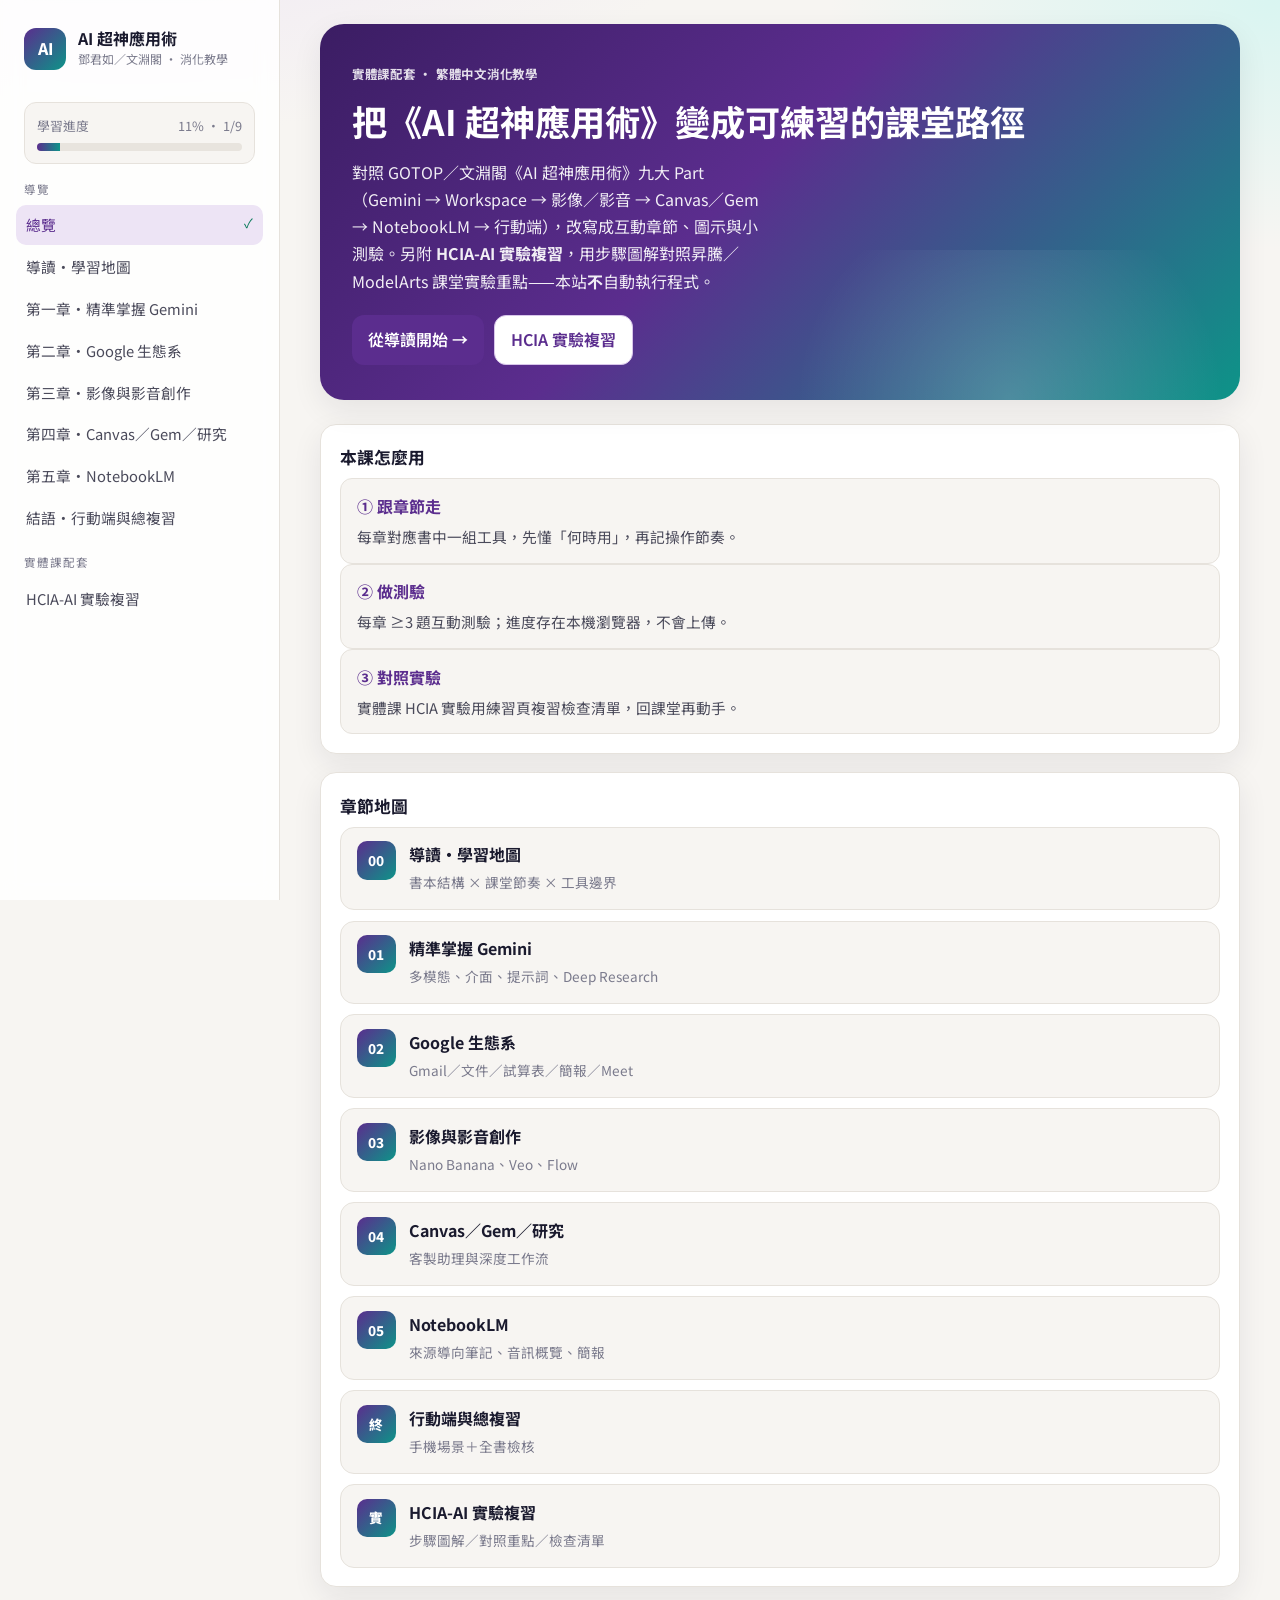
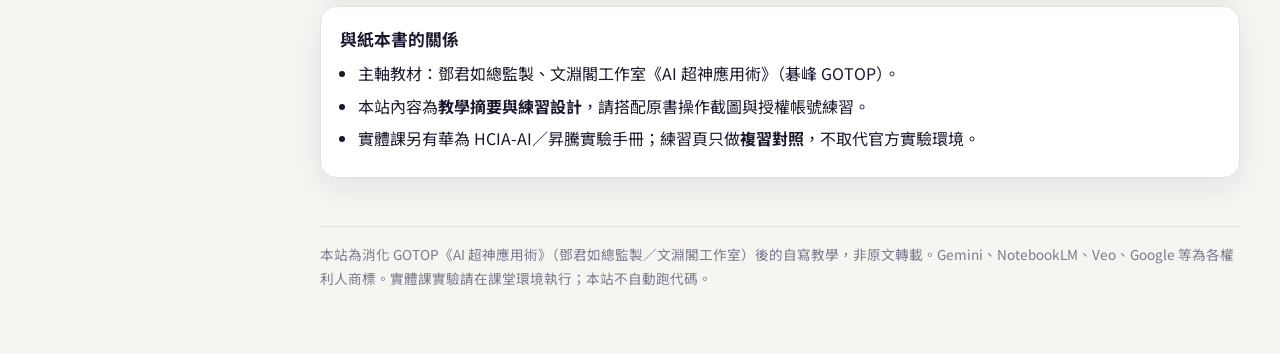
<file: index.html>
<!DOCTYPE html>
<html lang="zh-Hant-MO">
<head>
<meta charset="utf-8"/>
<meta name="viewport" content="width=device-width, initial-scale=1"/>
<title>AI 超神應用術 · 互動教學</title>
<link rel="preconnect" href="https://fonts.googleapis.com"/>
<link rel="stylesheet" href="https://fonts.googleapis.com/css2?family=Noto+Sans+TC:wght@400;500;700;900&family=JetBrains+Mono:wght@400;600&display=swap"/>
<link rel="stylesheet" href="css/styles.css"/>
</head>
<body data-page="index">
<div class="overlay"></div>
<div class="topbar">
  <button class="menu-btn" data-menu type="button">☰ 目錄</button>
  <strong>AI 超神應用術 · 互動教學</strong>
</div>
<div class="layout">
<aside class="sidebar">
  <div class="brand">
    <div class="brand-mark">AI</div>
    <div>
      <h1>AI 超神應用術</h1>
      <p>鄧君如／文淵閣 · 消化教學</p>
    </div>
  </div>
  <div class="progress-wrap">
    <div class="progress-label"><span>學習進度</span><span data-progress-text>0%</span></div>
    <div class="progress-bar"><span data-progress-fill></span></div>
  </div>
  <nav class="nav">
<div class="nav-section">導覽</div>
<a href="index.html" data-page="index">總覽</a>
<a href="chapters/preface.html" data-page="preface">導讀・學習地圖</a>
<a href="chapters/ch01.html" data-page="ch01">第一章・精準掌握 Gemini</a>
<a href="chapters/ch02.html" data-page="ch02">第二章・Google 生態系</a>
<a href="chapters/ch03.html" data-page="ch03">第三章・影像與影音創作</a>
<a href="chapters/ch04.html" data-page="ch04">第四章・Canvas／Gem／研究</a>
<a href="chapters/ch05.html" data-page="ch05">第五章・NotebookLM</a>
<a href="chapters/epilogue.html" data-page="epilogue">結語・行動端與總複習</a>
<div class="nav-section">實體課配套</div>
<a href="practice/index.html" data-page="practice">HCIA-AI 實驗複習</a>
  </nav>
</aside>
<main class="main">
<div class="container">

<header class="hero">
  <div class="eyebrow">實體課配套 · 繁體中文消化教學</div>
  <h2>把《AI 超神應用術》變成可練習的課堂路徑</h2>
  <p>對照 GOTOP／文淵閣《AI 超神應用術》九大 Part（Gemini → Workspace → 影像／影音 → Canvas／Gem → NotebookLM → 行動端），改寫成互動章節、圖示與小測驗。另附 <strong>HCIA-AI 實驗複習</strong>，用步驟圖解對照昇騰／ModelArts 課堂實驗重點——本站<strong>不</strong>自動執行程式。</p>
  <div class="hero-actions">
    <a class="btn" href="chapters/preface.html">從導讀開始 →</a>
    <a class="btn secondary" href="practice/index.html">HCIA 實驗複習</a>
  </div>
</header>

<section class="card">
  <h3>本課怎麼用</h3>
  <div class="grid-3">
    <div class="mini-card"><strong>① 跟章節走</strong><p>每章對應書中一組工具，先懂「何時用」，再記操作節奏。</p></div>
    <div class="mini-card"><strong>② 做測驗</strong><p>每章 ≥3 題互動測驗；進度存在本機瀏覽器，不會上傳。</p></div>
    <div class="mini-card"><strong>③ 對照實驗</strong><p>實體課 HCIA 實驗用練習頁複習檢查清單，回課堂再動手。</p></div>
  </div>
</section>

<section class="card">
  <h3>章節地圖</h3>
  <div class="path">
    <a class="path-item" href="chapters/preface.html"><span class="num">00</span><div><strong>導讀・學習地圖</strong><span>書本結構 × 課堂節奏 × 工具邊界</span></div></a>
    <a class="path-item" href="chapters/ch01.html"><span class="num">01</span><div><strong>精準掌握 Gemini</strong><span>多模態、介面、提示詞、Deep Research</span></div></a>
    <a class="path-item" href="chapters/ch02.html"><span class="num">02</span><div><strong>Google 生態系</strong><span>Gmail／文件／試算表／簡報／Meet</span></div></a>
    <a class="path-item" href="chapters/ch03.html"><span class="num">03</span><div><strong>影像與影音創作</strong><span>Nano Banana、Veo、Flow</span></div></a>
    <a class="path-item" href="chapters/ch04.html"><span class="num">04</span><div><strong>Canvas／Gem／研究</strong><span>客製助理與深度工作流</span></div></a>
    <a class="path-item" href="chapters/ch05.html"><span class="num">05</span><div><strong>NotebookLM</strong><span>來源導向筆記、音訊概覽、簡報</span></div></a>
    <a class="path-item" href="chapters/epilogue.html"><span class="num">終</span><div><strong>行動端與總複習</strong><span>手機場景＋全書檢核</span></div></a>
    <a class="path-item" href="practice/index.html"><span class="num">實</span><div><strong>HCIA-AI 實驗複習</strong><span>步驟圖解／對照重點／檢查清單</span></div></a>
  </div>
</section>

<section class="card">
  <h3>與紙本書的關係</h3>
  <ul class="clean">
    <li>主軸教材：鄧君如總監製、文淵閣工作室《AI 超神應用術》（碁峰 GOTOP）。</li>
    <li>本站內容為<strong>教學摘要與練習設計</strong>，請搭配原書操作截圖與授權帳號練習。</li>
    <li>實體課另有華為 HCIA-AI／昇騰實驗手冊；練習頁只做<strong>複習對照</strong>，不取代官方實驗環境。</li>
  </ul>
</section>

<div class="footer-note">本站為消化 GOTOP《AI 超神應用術》（鄧君如總監製／文淵閣工作室）後的自寫教學，非原文轉載。Gemini、NotebookLM、Veo、Google 等為各權利人商標。實體課實驗請在課堂環境執行；本站不自動跑代碼。</div>
</div>
</main>
</div>
<script src="js/app.js"></script>
<script src="js/quiz.js"></script>
</body>
</html>
</file>
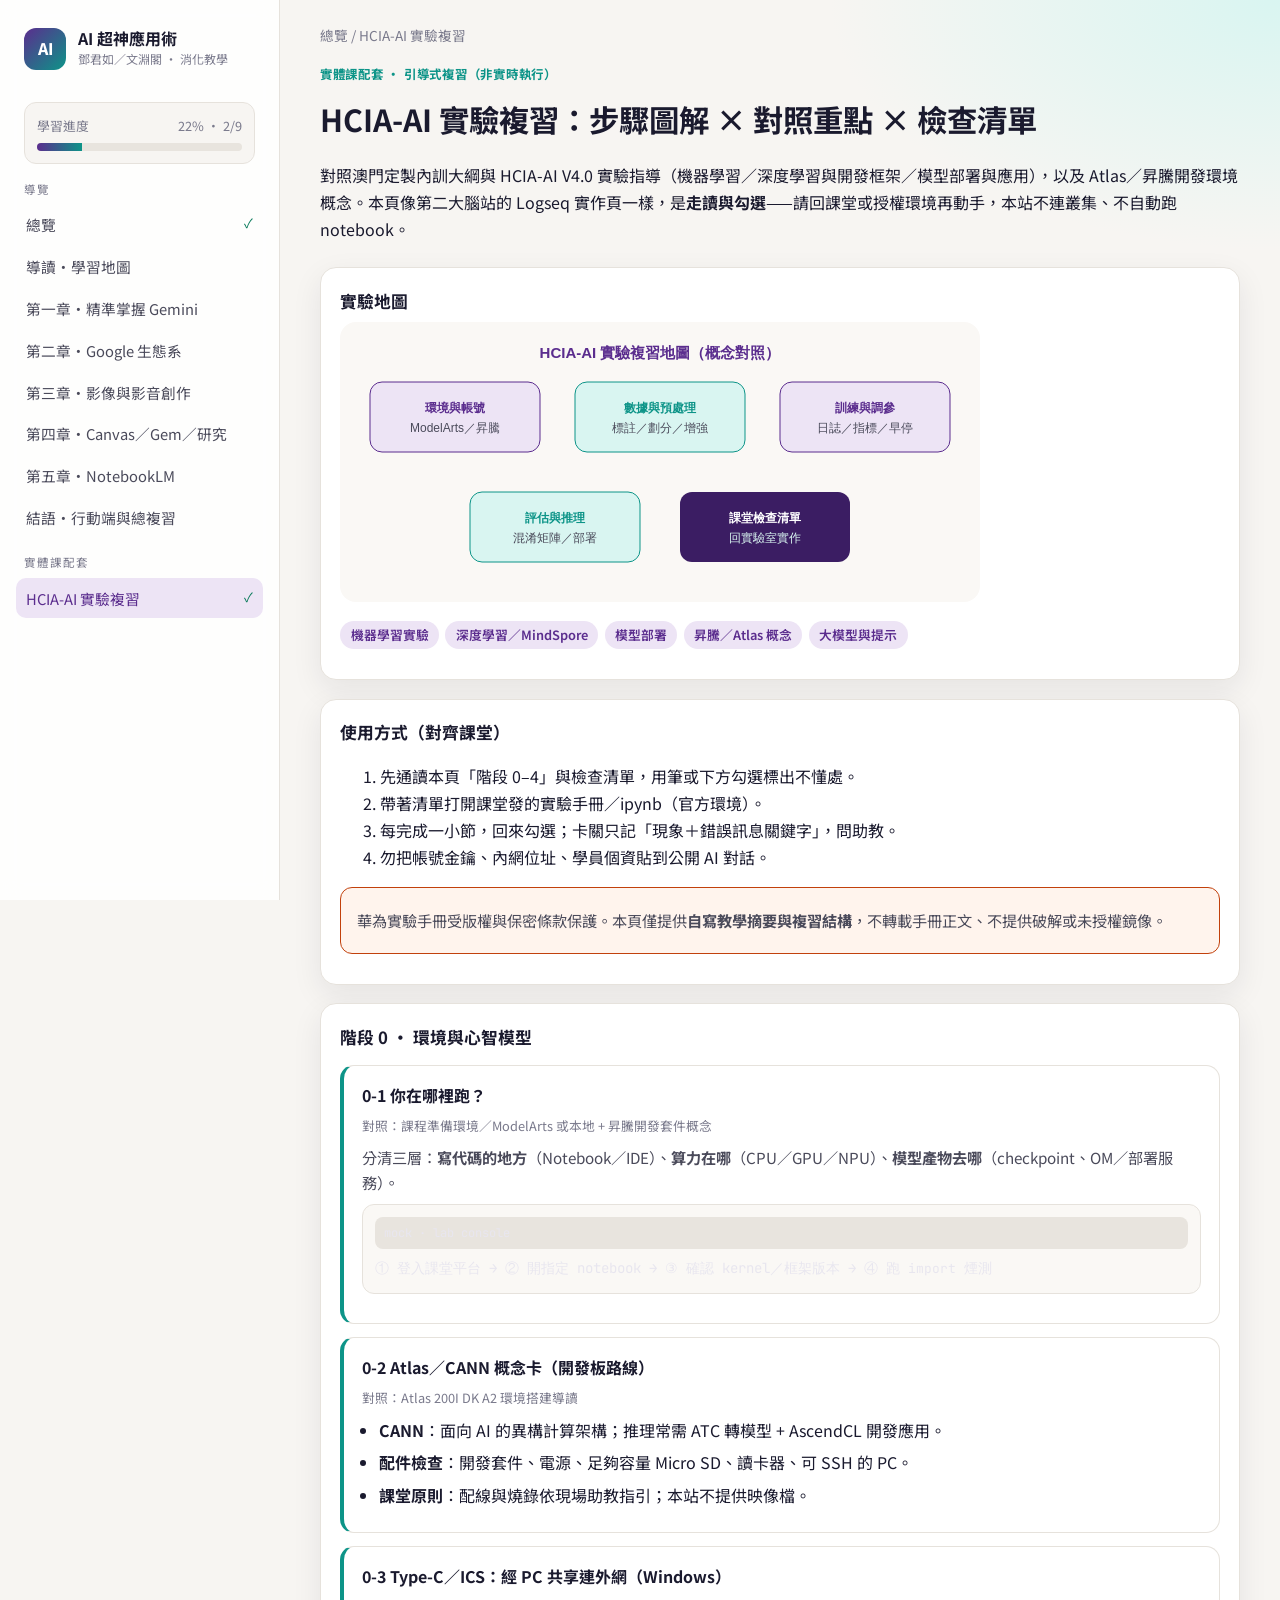
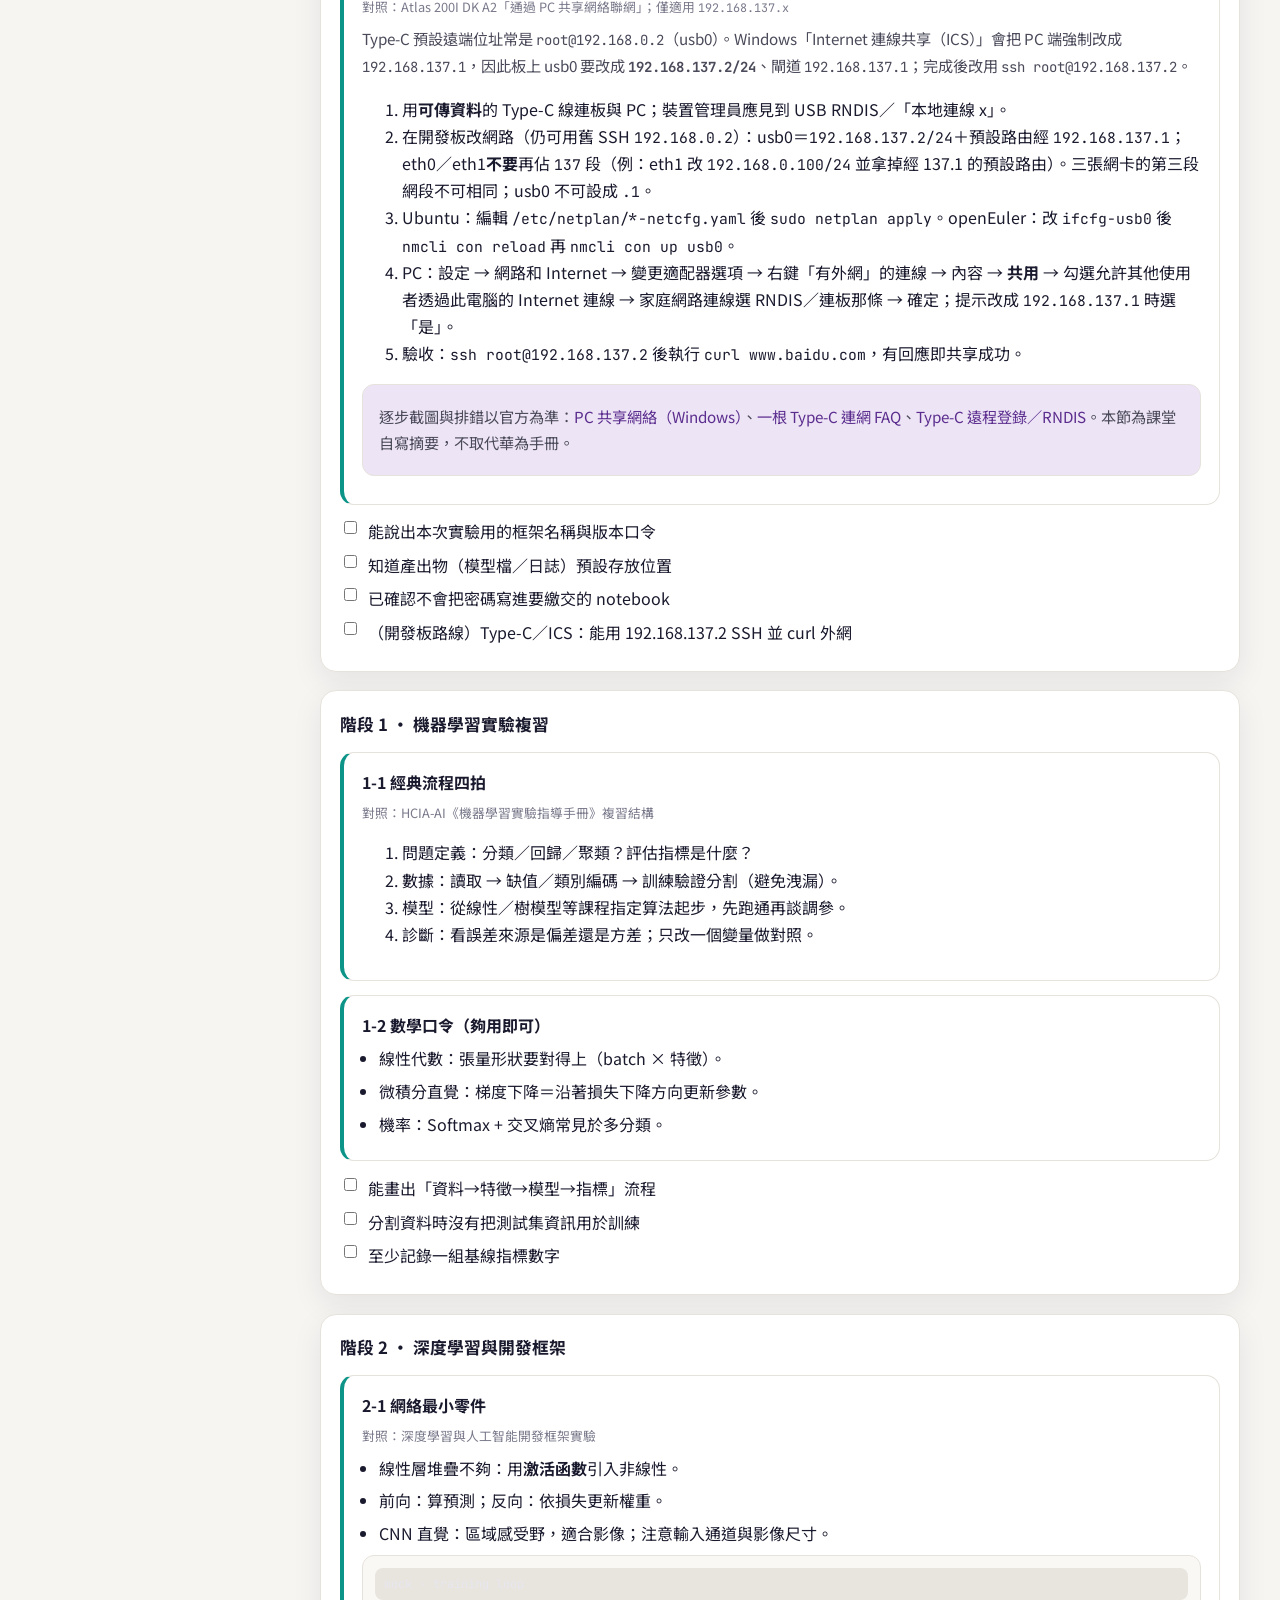
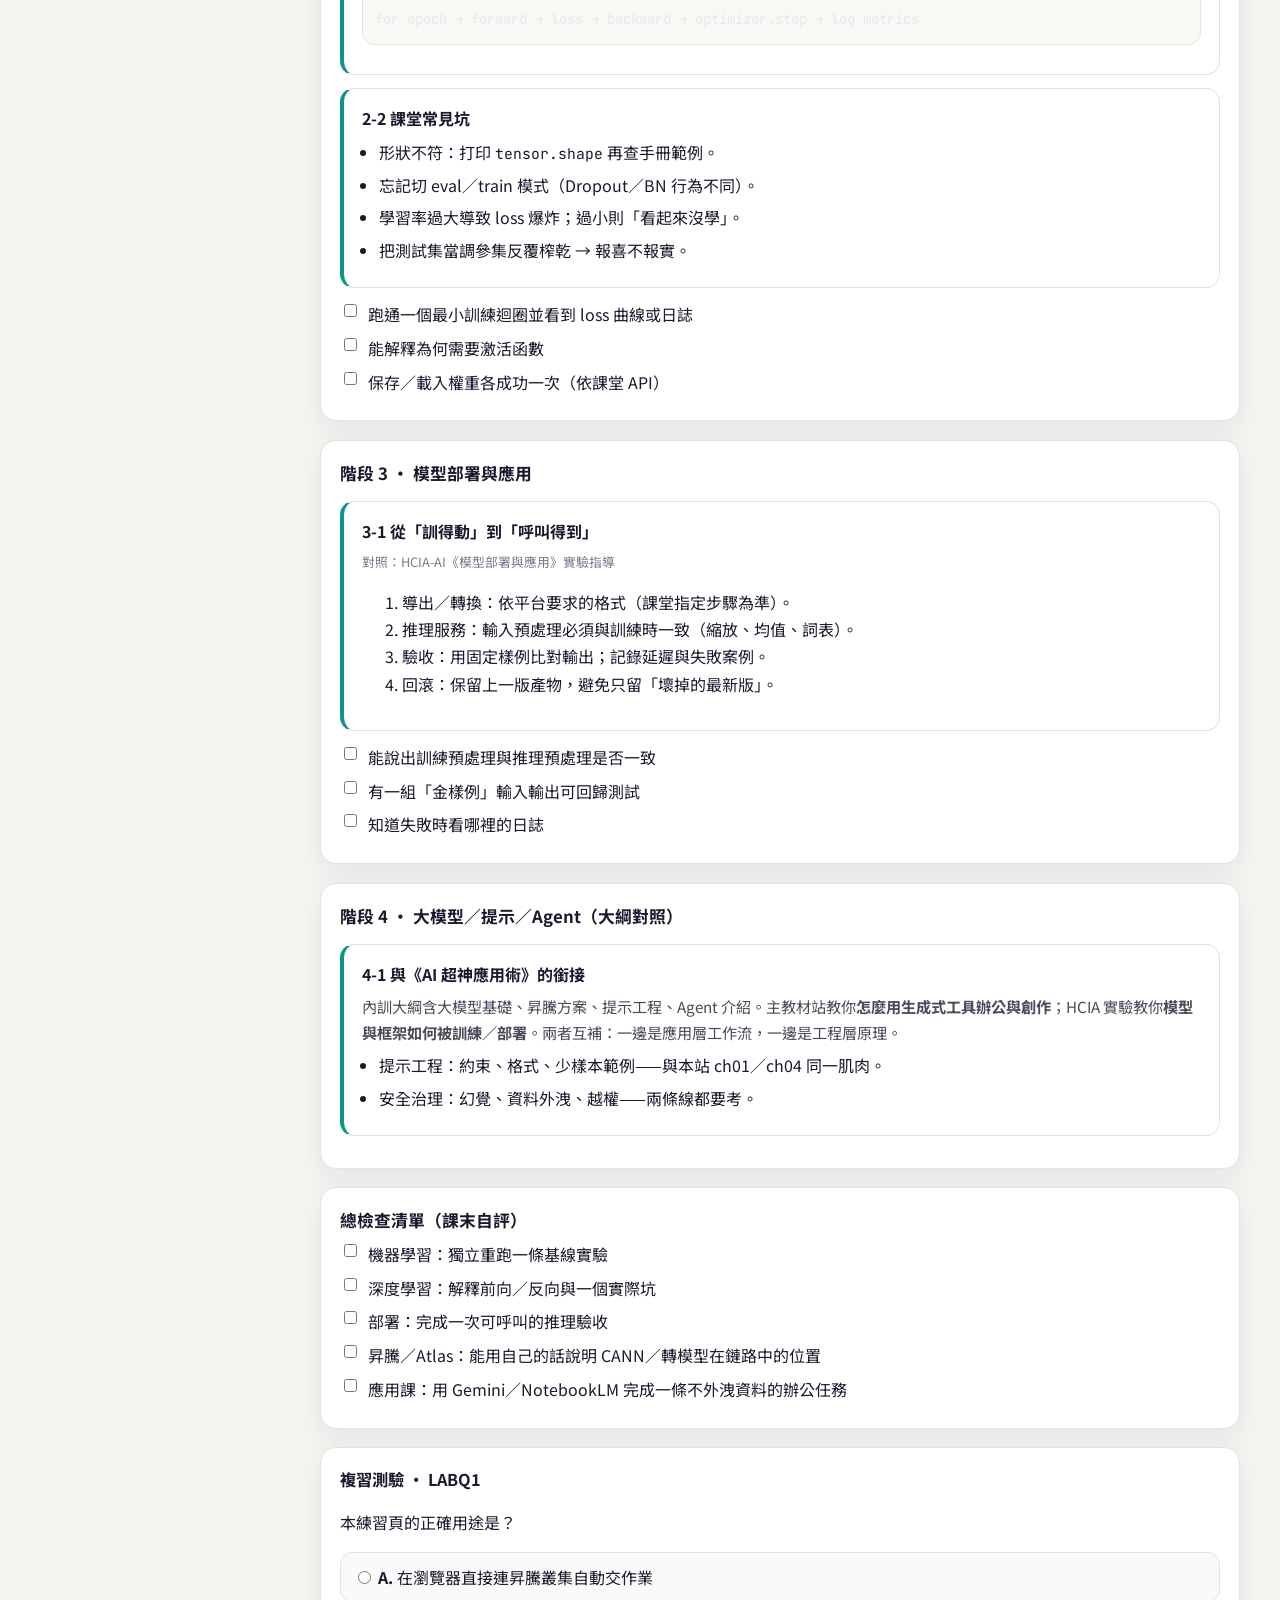
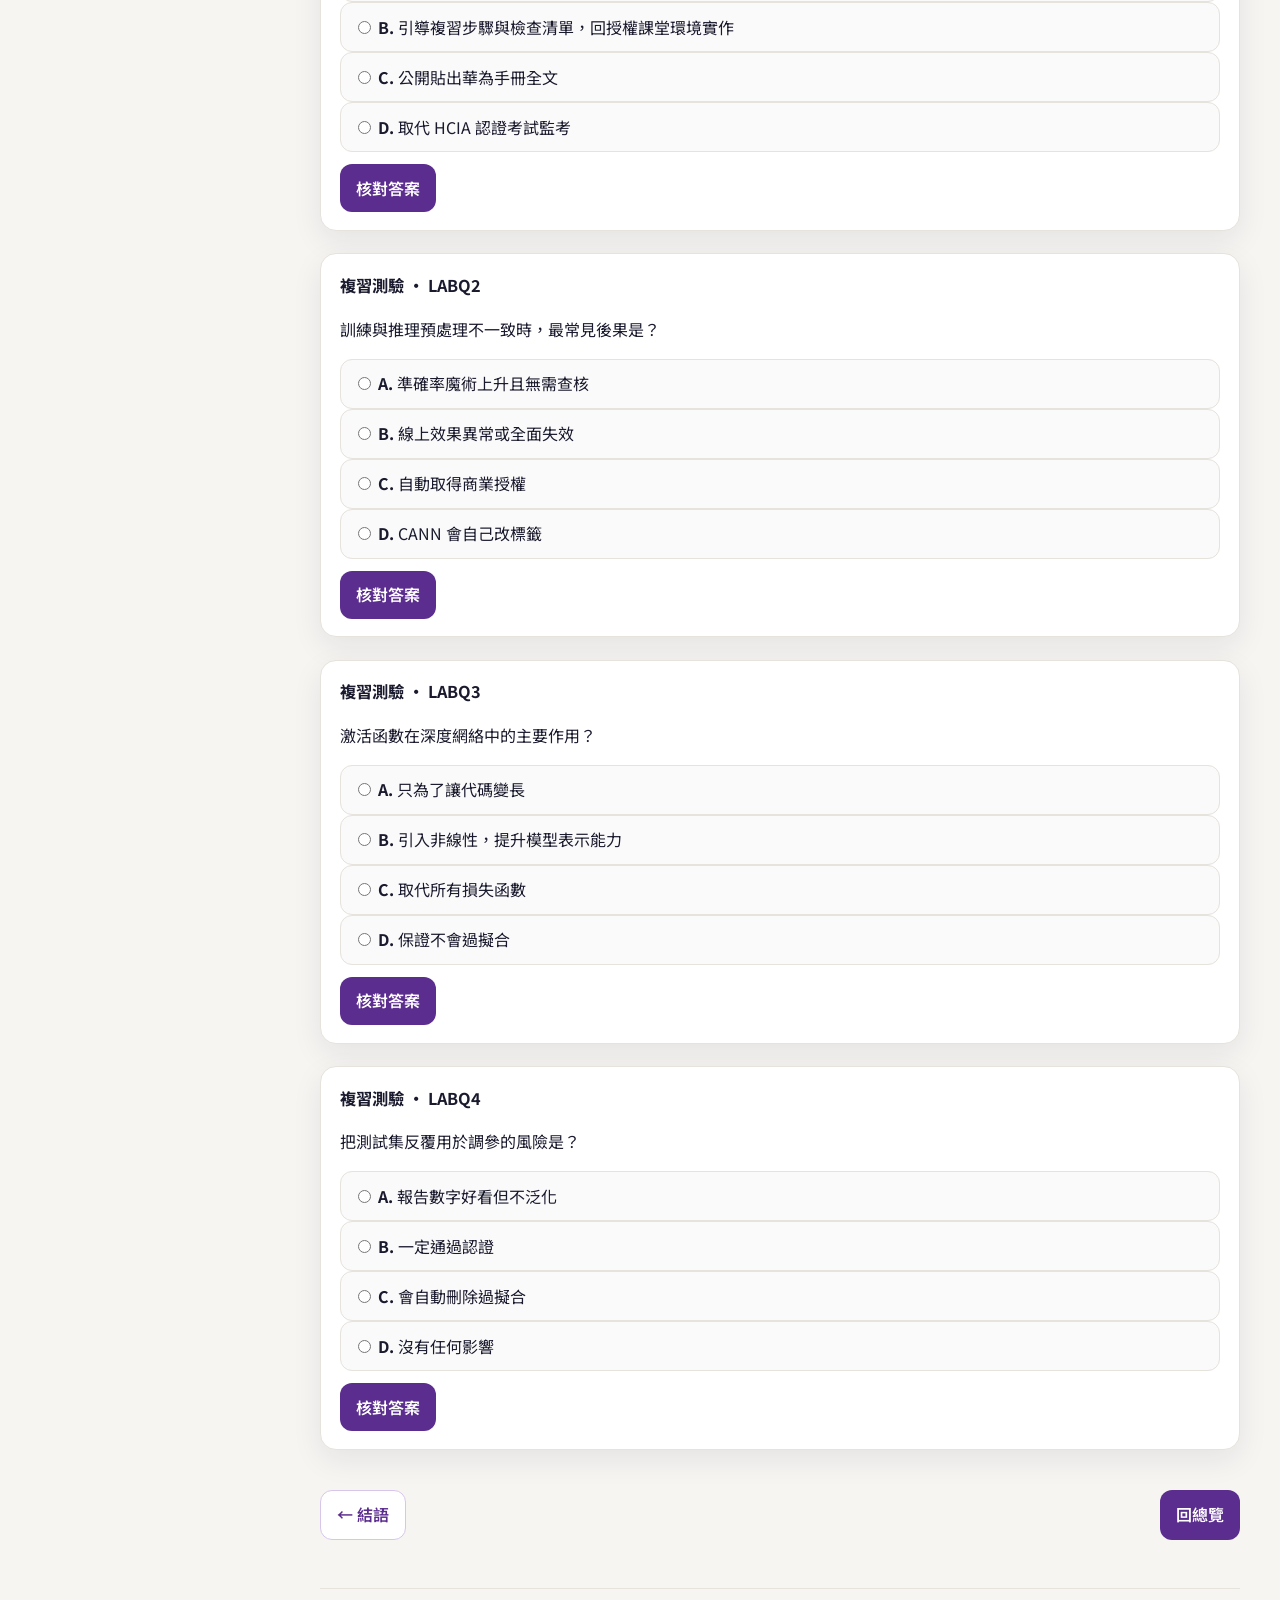
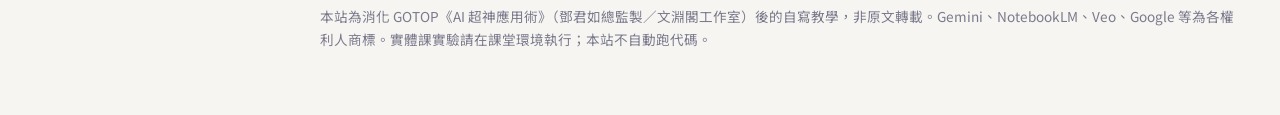
<file: practice/index.html>
<!DOCTYPE html>
<html lang="zh-Hant-MO">
<head>
<meta charset="utf-8"/>
<meta name="viewport" content="width=device-width, initial-scale=1"/>
<title>HCIA-AI 實驗複習 · AI 超神應用術</title>
<link rel="preconnect" href="https://fonts.googleapis.com"/>
<link rel="stylesheet" href="https://fonts.googleapis.com/css2?family=Noto+Sans+TC:wght@400;500;700;900&family=JetBrains+Mono:wght@400;600&display=swap"/>
<link rel="stylesheet" href="../css/styles.css"/>
</head>
<body data-page="practice">
<div class="overlay"></div>
<div class="topbar">
  <button class="menu-btn" data-menu type="button">☰ 目錄</button>
  <strong>AI 超神應用術 · 互動教學</strong>
</div>
<div class="layout">
<aside class="sidebar">
  <div class="brand">
    <div class="brand-mark">AI</div>
    <div>
      <h1>AI 超神應用術</h1>
      <p>鄧君如／文淵閣 · 消化教學</p>
    </div>
  </div>
  <div class="progress-wrap">
    <div class="progress-label"><span>學習進度</span><span data-progress-text>0%</span></div>
    <div class="progress-bar"><span data-progress-fill></span></div>
  </div>
  <nav class="nav">
<div class="nav-section">導覽</div>
<a href="../index.html" data-page="index">總覽</a>
<a href="../chapters/preface.html" data-page="preface">導讀・學習地圖</a>
<a href="../chapters/ch01.html" data-page="ch01">第一章・精準掌握 Gemini</a>
<a href="../chapters/ch02.html" data-page="ch02">第二章・Google 生態系</a>
<a href="../chapters/ch03.html" data-page="ch03">第三章・影像與影音創作</a>
<a href="../chapters/ch04.html" data-page="ch04">第四章・Canvas／Gem／研究</a>
<a href="../chapters/ch05.html" data-page="ch05">第五章・NotebookLM</a>
<a href="../chapters/epilogue.html" data-page="epilogue">結語・行動端與總複習</a>
<div class="nav-section">實體課配套</div>
<a href="index.html" data-page="practice">HCIA-AI 實驗複習</a>
  </nav>
</aside>
<main class="main">
<div class="container">

<nav class="breadcrumb"><a href="../index.html">總覽</a> / HCIA-AI 實驗複習</nav>
<header class="page-head">
  <div class="eyebrow">實體課配套 · 引導式複習（非實時執行）</div>
  <h2>HCIA-AI 實驗複習：步驟圖解 × 對照重點 × 檢查清單</h2>
  <p>對照澳門定製內訓大綱與 HCIA-AI V4.0 實驗指導（機器學習／深度學習與開發框架／模型部署與應用），以及 Atlas／昇騰開發環境概念。本頁像第二大腦站的 Logseq 實作頁一樣，是<strong>走讀與勾選</strong>——請回課堂或授權環境再動手，本站不連叢集、不自動跑 notebook。</p>
</header>

<section class="card">
  <h3>實驗地圖</h3>
  <img src="../assets/svg/hcia-lab-map.svg" alt="HCIA 實驗地圖" style="width:100%;max-width:640px"/>
  <div class="chip-row">
    <span class="chip">機器學習實驗</span>
    <span class="chip">深度學習／MindSpore</span>
    <span class="chip">模型部署</span>
    <span class="chip">昇騰／Atlas 概念</span>
    <span class="chip">大模型與提示</span>
  </div>
</section>

<section class="card">
  <h3>使用方式（對齊課堂）</h3>
  <ol class="steps">
    <li>先通讀本頁「階段 0–4」與檢查清單，用筆或下方勾選標出不懂處。</li>
    <li>帶著清單打開課堂發的實驗手冊／ipynb（官方環境）。</li>
    <li>每完成一小節，回來勾選；卡關只記「現象＋錯誤訊息關鍵字」，問助教。</li>
    <li>勿把帳號金鑰、內網位址、學員個資貼到公開 AI 對話。</li>
  </ol>
  <div class="callout warn"><p>華為實驗手冊受版權與保密條款保護。本頁僅提供<strong>自寫教學摘要與複習結構</strong>，不轉載手冊正文、不提供破解或未授權鏡像。</p></div>
</section>

<section class="card">
  <h3>階段 0 · 環境與心智模型</h3>
  <div class="lab-step">
    <h4>0-1 你在哪裡跑？</h4>
    <div class="meta">對照：課程準備環境／ModelArts 或本地 + 昇騰開發套件概念</div>
    <p>分清三層：<strong>寫代碼的地方</strong>（Notebook／IDE）、<strong>算力在哪</strong>（CPU／GPU／NPU）、<strong>模型產物去哪</strong>（checkpoint、OM／部署服務）。</p>
    <div class="mock-ui">
      <div class="bar">mock · lab console</div>
      <div>① 登入課堂平台 → ② 開指定 notebook → ③ 確認 kernel／框架版本 → ④ 跑 <code>import</code> 煙測</div>
    </div>
  </div>
  <div class="lab-step">
    <h4>0-2 Atlas／CANN 概念卡（開發板路線）</h4>
    <div class="meta">對照：Atlas 200I DK A2 環境搭建導讀</div>
    <ul class="clean">
      <li><strong>CANN</strong>：面向 AI 的異構計算架構；推理常需 ATC 轉模型 + AscendCL 開發應用。</li>
      <li><strong>配件檢查</strong>：開發套件、電源、足夠容量 Micro SD、讀卡器、可 SSH 的 PC。</li>
      <li><strong>課堂原則</strong>：配線與燒錄依現場助教指引；本站不提供映像檔。</li>
    </ul>
  </div>
  <div class="lab-step" id="typec-ics">
    <h4>0-3 Type-C／ICS：經 PC 共享連外網（Windows）</h4>
    <div class="meta">對照：Atlas 200I DK A2「通過 PC 共享網絡聯網」；僅適用 <span class="mono">192.168.137.x</span></div>
    <p>Type-C 預設遠端位址常是 <span class="mono">root@192.168.0.2</span>（usb0）。Windows「Internet 連線共享（ICS）」會把 PC 端強制改成 <span class="mono">192.168.137.1</span>，因此板上 usb0 要改成 <strong><span class="mono">192.168.137.2/24</span></strong>、閘道 <span class="mono">192.168.137.1</span>；完成後改用 <span class="mono">ssh root@192.168.137.2</span>。</p>
    <ol class="steps">
      <li>用<strong>可傳資料</strong>的 Type-C 線連板與 PC；裝置管理員應見到 USB RNDIS／「本地連線 x」。</li>
      <li>在開發板改網路（仍可用舊 SSH <span class="mono">192.168.0.2</span>）：usb0＝<span class="mono">192.168.137.2/24</span>＋預設路由經 <span class="mono">192.168.137.1</span>；eth0／eth1<strong>不要</strong>再佔 <span class="mono">137</span> 段（例：eth1 改 <span class="mono">192.168.0.100/24</span> 並拿掉經 137.1 的預設路由）。三張網卡的第三段網段不可相同；usb0 不可設成 <span class="mono">.1</span>。</li>
      <li>Ubuntu：編輯 <span class="mono">/etc/netplan/*-netcfg.yaml</span> 後 <span class="mono">sudo netplan apply</span>。openEuler：改 <span class="mono">ifcfg-usb0</span> 後 <span class="mono">nmcli con reload</span> 再 <span class="mono">nmcli con up usb0</span>。</li>
      <li>PC：設定 → 網路和 Internet → 變更適配器選項 → 右鍵「有外網」的連線 → 內容 → <strong>共用</strong> → 勾選允許其他使用者透過此電腦的 Internet 連線 → 家庭網路連線選 RNDIS／連板那條 → 確定；提示改成 <span class="mono">192.168.137.1</span> 時選「是」。</li>
      <li>驗收：<span class="mono">ssh root@192.168.137.2</span> 後執行 <span class="mono">curl www.baidu.com</span>，有回應即共享成功。</li>
    </ol>
    <div class="callout"><p>逐步截圖與排錯以官方為準：<a href="https://www.hiascend.com/document/detail/zh/Atlas200IDKA2DeveloperKit/23.0.RC2/Hardware%20Interfaces/hiug/hiug_0010.html" target="_blank" rel="noopener">PC 共享網絡（Windows）</a>、<a href="https://www.hiascend.com/document/detail/zh/Atlas200IDKA2DeveloperKit/23.0.RC2/Appendices/faq/faq_0048.html" target="_blank" rel="noopener">一根 Type-C 連網 FAQ</a>、<a href="https://www.hiascend.com/document/detail/zh/Atlas200IDKA2DeveloperKit/23.0.RC2/Hardware%20Interfaces/hiug/hiug_0005.html" target="_blank" rel="noopener">Type-C 遠程登錄／RNDIS</a>。本節為課堂自寫摘要，不取代華為手冊。</p></div>
  </div>
  <div class="checklist">
    <label><input type="checkbox"/> 能說出本次實驗用的框架名稱與版本口令</label>
    <label><input type="checkbox"/> 知道產出物（模型檔／日誌）預設存放位置</label>
    <label><input type="checkbox"/> 已確認不會把密碼寫進要繳交的 notebook</label>
    <label><input type="checkbox"/> （開發板路線）Type-C／ICS：能用 192.168.137.2 SSH 並 curl 外網</label>
  </div>
</section>

<section class="card">
  <h3>階段 1 · 機器學習實驗複習</h3>
  <div class="lab-step">
    <h4>1-1 經典流程四拍</h4>
    <div class="meta">對照：HCIA-AI《機器學習實驗指導手冊》複習結構</div>
    <ol class="steps">
      <li>問題定義：分類／回歸／聚類？評估指標是什麼？</li>
      <li>數據：讀取 → 缺值／類別編碼 → 訓練驗證分割（避免洩漏）。</li>
      <li>模型：從線性／樹模型等課程指定算法起步，先跑通再談調參。</li>
      <li>診斷：看誤差來源是偏差還是方差；只改一個變量做對照。</li>
    </ol>
  </div>
  <div class="lab-step">
    <h4>1-2 數學口令（夠用即可）</h4>
    <ul class="clean">
      <li>線性代數：張量形狀要對得上（batch × 特徵）。</li>
      <li>微積分直覺：梯度下降＝沿著損失下降方向更新參數。</li>
      <li>機率：Softmax + 交叉熵常見於多分類。</li>
    </ul>
  </div>
  <div class="checklist">
    <label><input type="checkbox"/> 能畫出「資料→特徵→模型→指標」流程</label>
    <label><input type="checkbox"/> 分割資料時沒有把測試集資訊用於訓練</label>
    <label><input type="checkbox"/> 至少記錄一組基線指標數字</label>
  </div>
</section>

<section class="card">
  <h3>階段 2 · 深度學習與開發框架</h3>
  <div class="lab-step">
    <h4>2-1 網絡最小零件</h4>
    <div class="meta">對照：深度學習與人工智能開發框架實驗</div>
    <ul class="clean">
      <li>線性層堆疊不夠：用<strong>激活函數</strong>引入非線性。</li>
      <li>前向：算預測；反向：依損失更新權重。</li>
      <li>CNN 直覺：區域感受野，適合影像；注意輸入通道與影像尺寸。</li>
    </ul>
    <div class="mock-ui">
      <div class="bar">mock · training loop</div>
      <div>for epoch → forward → loss → backward → optimizer.step → log metrics</div>
    </div>
  </div>
  <div class="lab-step">
    <h4>2-2 課堂常見坑</h4>
    <ul class="clean">
      <li>形狀不符：打印 <code>tensor.shape</code> 再查手冊範例。</li>
      <li>忘記切 eval／train 模式（Dropout／BN 行為不同）。</li>
      <li>學習率過大導致 loss 爆炸；過小則「看起來沒學」。</li>
      <li>把測試集當調參集反覆榨乾 → 報喜不報實。</li>
    </ul>
  </div>
  <div class="checklist">
    <label><input type="checkbox"/> 跑通一個最小訓練迴圈並看到 loss 曲線或日誌</label>
    <label><input type="checkbox"/> 能解釋為何需要激活函數</label>
    <label><input type="checkbox"/> 保存／載入權重各成功一次（依課堂 API）</label>
  </div>
</section>

<section class="card">
  <h3>階段 3 · 模型部署與應用</h3>
  <div class="lab-step">
    <h4>3-1 從「訓得動」到「呼叫得到」</h4>
    <div class="meta">對照：HCIA-AI《模型部署與應用》實驗指導</div>
    <ol class="steps">
      <li>導出／轉換：依平台要求的格式（課堂指定步驟為準）。</li>
      <li>推理服務：輸入預處理必須與訓練時一致（縮放、均值、詞表）。</li>
      <li>驗收：用固定樣例比對輸出；記錄延遲與失敗案例。</li>
      <li>回滾：保留上一版產物，避免只留「壞掉的最新版」。</li>
    </ol>
  </div>
  <div class="checklist">
    <label><input type="checkbox"/> 能說出訓練預處理與推理預處理是否一致</label>
    <label><input type="checkbox"/> 有一組「金樣例」輸入輸出可回歸測試</label>
    <label><input type="checkbox"/> 知道失敗時看哪裡的日誌</label>
  </div>
</section>

<section class="card">
  <h3>階段 4 · 大模型／提示／Agent（大綱對照）</h3>
  <div class="lab-step">
    <h4>4-1 與《AI 超神應用術》的銜接</h4>
    <p>內訓大綱含大模型基礎、昇騰方案、提示工程、Agent 介紹。主教材站教你<strong>怎麼用生成式工具辦公與創作</strong>；HCIA 實驗教你<strong>模型與框架如何被訓練／部署</strong>。兩者互補：一邊是應用層工作流，一邊是工程層原理。</p>
    <ul class="clean">
      <li>提示工程：約束、格式、少樣本範例——與本站 ch01／ch04 同一肌肉。</li>
      <li>安全治理：幻覺、資料外洩、越權——兩條線都要考。</li>
    </ul>
  </div>
</section>

<section class="card">
  <h3>總檢查清單（課末自評）</h3>
  <div class="checklist">
    <label><input type="checkbox"/> 機器學習：獨立重跑一條基線實驗</label>
    <label><input type="checkbox"/> 深度學習：解釋前向／反向與一個實際坑</label>
    <label><input type="checkbox"/> 部署：完成一次可呼叫的推理驗收</label>
    <label><input type="checkbox"/> 昇騰／Atlas：能用自己的話說明 CANN／轉模型在鏈路中的位置</label>
    <label><input type="checkbox"/> 應用課：用 Gemini／NotebookLM 完成一條不外洩資料的辦公任務</label>
  </div>
</section>


<section class="quiz" data-quiz="labq1" data-answer="B" data-ok="正確——對齊第二大腦站的 walkthrough 定位。" data-bad="重讀頁首說明。">
  <h3>複習測驗 · LABQ1</h3>
  <p>本練習頁的正確用途是？</p>
  <label><input type="radio" name="labq1" value="A"/> <strong>A.</strong> 在瀏覽器直接連昇騰叢集自動交作業</label><label><input type="radio" name="labq1" value="B"/> <strong>B.</strong> 引導複習步驟與檢查清單，回授權課堂環境實作</label><label><input type="radio" name="labq1" value="C"/> <strong>C.</strong> 公開貼出華為手冊全文</label><label><input type="radio" name="labq1" value="D"/> <strong>D.</strong> 取代 HCIA 認證考試監考</label>
  <div class="quiz-actions"><button type="button" class="btn" data-check>核對答案</button></div>
  <div class="feedback"></div>
</section>

<section class="quiz" data-quiz="labq2" data-answer="B" data-ok="對。" data-bad="見階段 3。">
  <h3>複習測驗 · LABQ2</h3>
  <p>訓練與推理預處理不一致時，最常見後果是？</p>
  <label><input type="radio" name="labq2" value="A"/> <strong>A.</strong> 準確率魔術上升且無需查核</label><label><input type="radio" name="labq2" value="B"/> <strong>B.</strong> 線上效果異常或全面失效</label><label><input type="radio" name="labq2" value="C"/> <strong>C.</strong> 自動取得商業授權</label><label><input type="radio" name="labq2" value="D"/> <strong>D.</strong> CANN 會自己改標籤</label>
  <div class="quiz-actions"><button type="button" class="btn" data-check>核對答案</button></div>
  <div class="feedback"></div>
</section>

<section class="quiz" data-quiz="labq3" data-answer="B" data-ok="正確。" data-bad="階段 2。">
  <h3>複習測驗 · LABQ3</h3>
  <p>激活函數在深度網絡中的主要作用？</p>
  <label><input type="radio" name="labq3" value="A"/> <strong>A.</strong> 只為了讓代碼變長</label><label><input type="radio" name="labq3" value="B"/> <strong>B.</strong> 引入非線性，提升模型表示能力</label><label><input type="radio" name="labq3" value="C"/> <strong>C.</strong> 取代所有損失函數</label><label><input type="radio" name="labq3" value="D"/> <strong>D.</strong> 保證不會過擬合</label>
  <div class="quiz-actions"><button type="button" class="btn" data-check>核對答案</button></div>
  <div class="feedback"></div>
</section>

<section class="quiz" data-quiz="labq4" data-answer="A" data-ok="對——評估會過度樂觀。" data-bad="階段 1–2 診斷。">
  <h3>複習測驗 · LABQ4</h3>
  <p>把測試集反覆用於調參的風險是？</p>
  <label><input type="radio" name="labq4" value="A"/> <strong>A.</strong> 報告數字好看但不泛化</label><label><input type="radio" name="labq4" value="B"/> <strong>B.</strong> 一定通過認證</label><label><input type="radio" name="labq4" value="C"/> <strong>C.</strong> 會自動刪除過擬合</label><label><input type="radio" name="labq4" value="D"/> <strong>D.</strong> 沒有任何影響</label>
  <div class="quiz-actions"><button type="button" class="btn" data-check>核對答案</button></div>
  <div class="feedback"></div>
</section>

<div class="pager">
  <a class="btn secondary" href="../chapters/epilogue.html">← 結語</a>
  <a class="btn" href="../index.html">回總覽</a>
</div>

<div class="footer-note">本站為消化 GOTOP《AI 超神應用術》（鄧君如總監製／文淵閣工作室）後的自寫教學，非原文轉載。Gemini、NotebookLM、Veo、Google 等為各權利人商標。實體課實驗請在課堂環境執行；本站不自動跑代碼。</div>
</div>
</main>
</div>
<script src="../js/app.js"></script>
<script src="../js/quiz.js"></script>
</body>
</html>
</file>
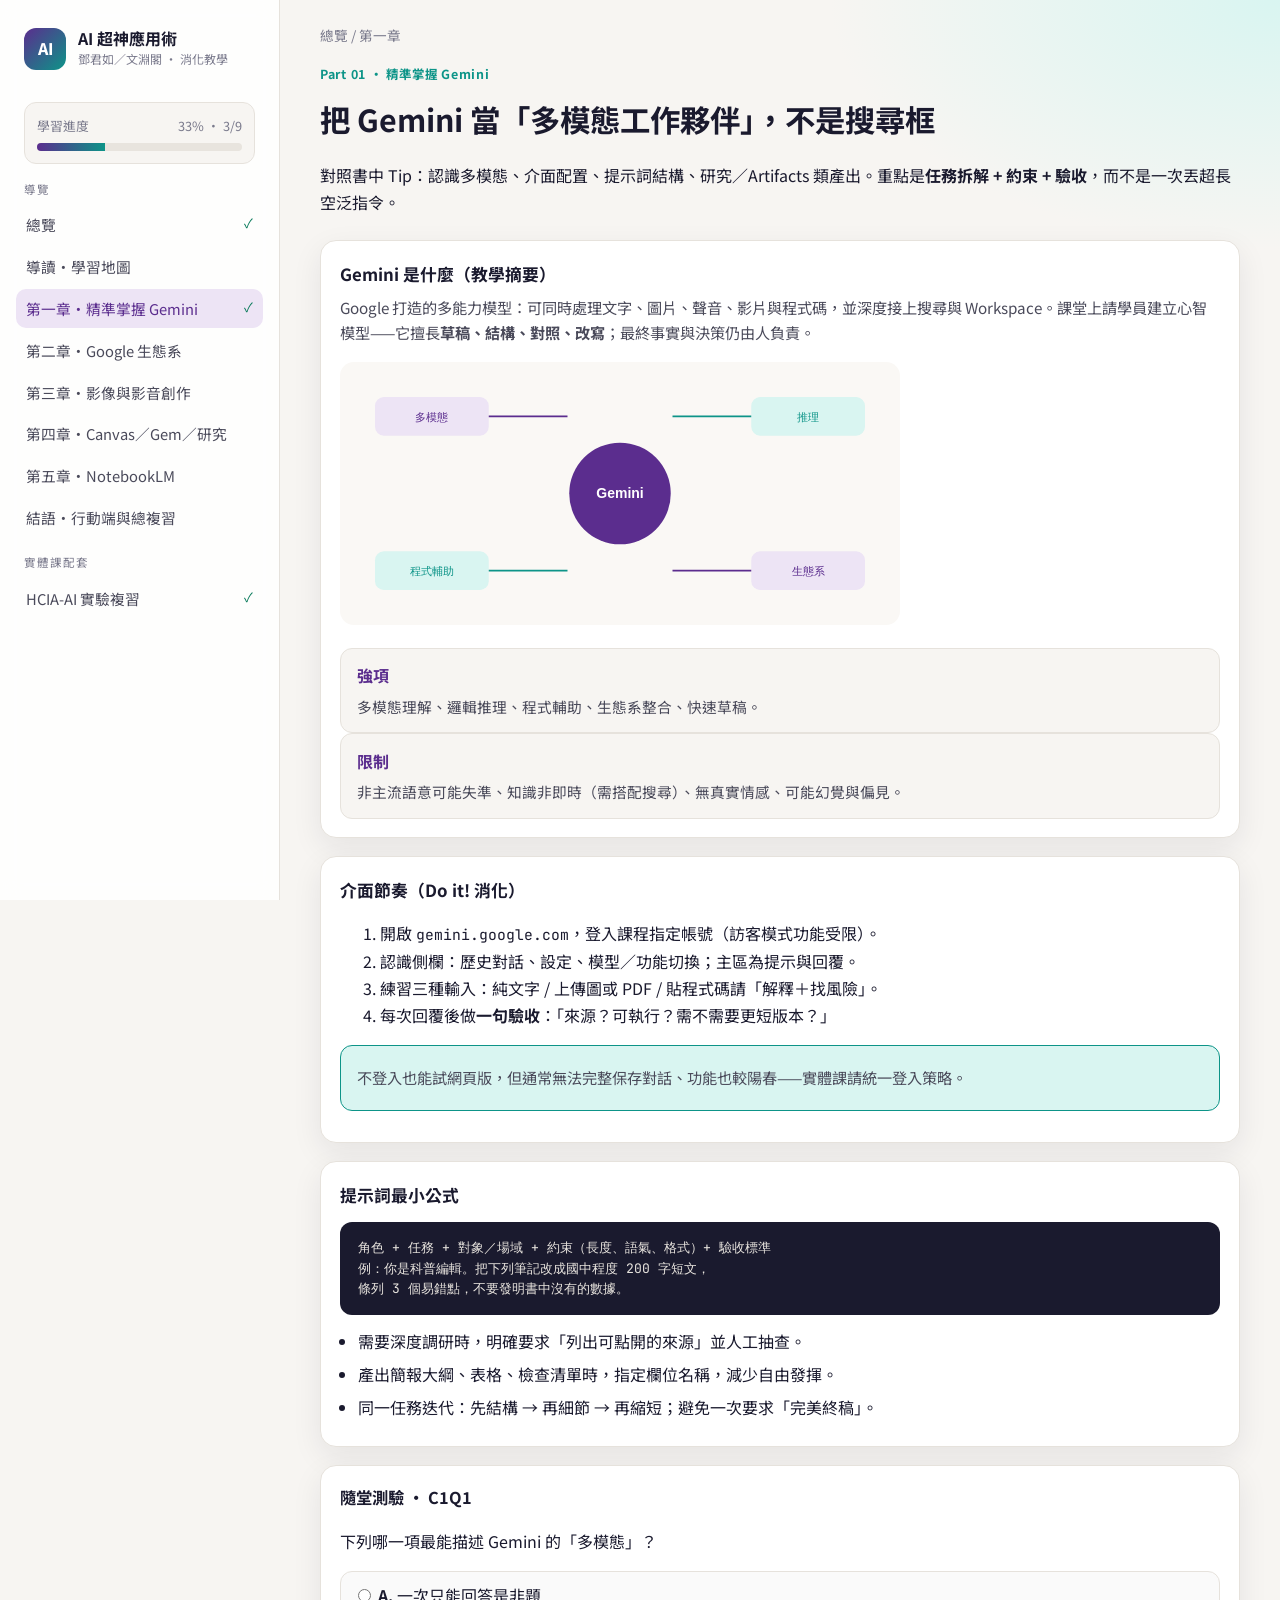
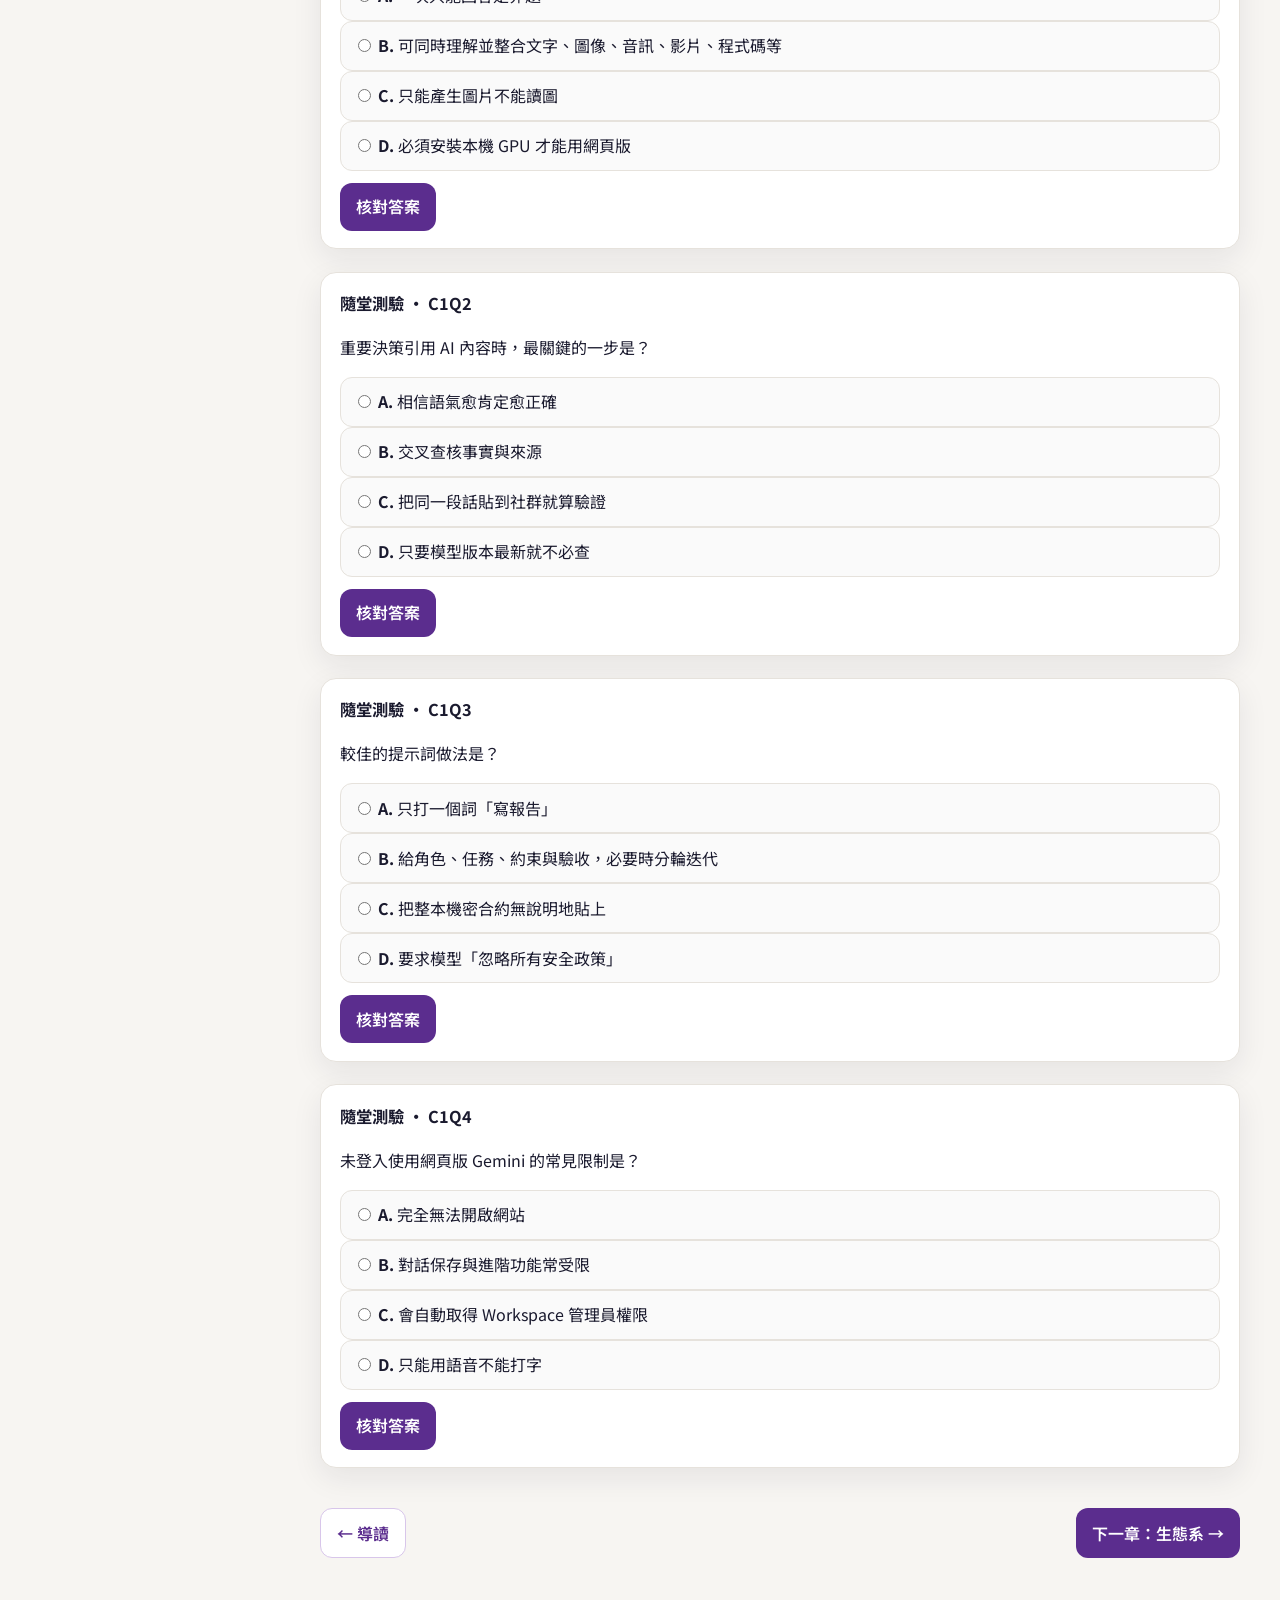
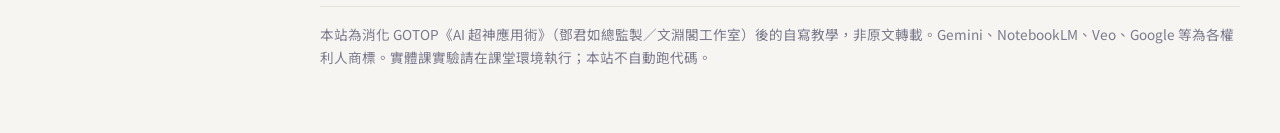
<file: chapters/ch01.html>
<!DOCTYPE html>
<html lang="zh-Hant-MO">
<head>
<meta charset="utf-8"/>
<meta name="viewport" content="width=device-width, initial-scale=1"/>
<title>第一章 · Gemini</title>
<link rel="preconnect" href="https://fonts.googleapis.com"/>
<link rel="stylesheet" href="https://fonts.googleapis.com/css2?family=Noto+Sans+TC:wght@400;500;700;900&family=JetBrains+Mono:wght@400;600&display=swap"/>
<link rel="stylesheet" href="../css/styles.css"/>
</head>
<body data-page="ch01">
<div class="overlay"></div>
<div class="topbar">
  <button class="menu-btn" data-menu type="button">☰ 目錄</button>
  <strong>AI 超神應用術 · 互動教學</strong>
</div>
<div class="layout">
<aside class="sidebar">
  <div class="brand">
    <div class="brand-mark">AI</div>
    <div>
      <h1>AI 超神應用術</h1>
      <p>鄧君如／文淵閣 · 消化教學</p>
    </div>
  </div>
  <div class="progress-wrap">
    <div class="progress-label"><span>學習進度</span><span data-progress-text>0%</span></div>
    <div class="progress-bar"><span data-progress-fill></span></div>
  </div>
  <nav class="nav">
<div class="nav-section">導覽</div>
<a href="../index.html" data-page="index">總覽</a>
<a href="preface.html" data-page="preface">導讀・學習地圖</a>
<a href="ch01.html" data-page="ch01">第一章・精準掌握 Gemini</a>
<a href="ch02.html" data-page="ch02">第二章・Google 生態系</a>
<a href="ch03.html" data-page="ch03">第三章・影像與影音創作</a>
<a href="ch04.html" data-page="ch04">第四章・Canvas／Gem／研究</a>
<a href="ch05.html" data-page="ch05">第五章・NotebookLM</a>
<a href="epilogue.html" data-page="epilogue">結語・行動端與總複習</a>
<div class="nav-section">實體課配套</div>
<a href="../practice/index.html" data-page="practice">HCIA-AI 實驗複習</a>
  </nav>
</aside>
<main class="main">
<div class="container">

<nav class="breadcrumb"><a href="../index.html">總覽</a> / 第一章</nav>
<header class="page-head">
  <div class="eyebrow">Part 01 · 精準掌握 Gemini</div>
  <h2>把 Gemini 當「多模態工作夥伴」，不是搜尋框</h2>
  <p>對照書中 Tip：認識多模態、介面配置、提示詞結構、研究／Artifacts 類產出。重點是<strong>任務拆解 + 約束 + 驗收</strong>，而不是一次丟超長空泛指令。</p>
</header>

<section class="card">
  <h3>Gemini 是什麼（教學摘要）</h3>
  <p>Google 打造的多能力模型：可同時處理文字、圖片、聲音、影片與程式碼，並深度接上搜尋與 Workspace。課堂上請學員建立心智模型——它擅長<strong>草稿、結構、對照、改寫</strong>；最終事實與決策仍由人負責。</p>
  <img src="../assets/svg/gemini-core.svg" alt="Gemini 核心能力" style="width:100%;max-width:560px;margin:1rem 0"/>
  <div class="grid-2">
    <div class="mini-card"><strong>強項</strong><p>多模態理解、邏輯推理、程式輔助、生態系整合、快速草稿。</p></div>
    <div class="mini-card"><strong>限制</strong><p>非主流語意可能失準、知識非即時（需搭配搜尋）、無真實情感、可能幻覺與偏見。</p></div>
  </div>
</section>

<section class="card">
  <h3>介面節奏（Do it! 消化）</h3>
  <ol class="steps">
    <li>開啟 <code>gemini.google.com</code>，登入課程指定帳號（訪客模式功能受限）。</li>
    <li>認識側欄：歷史對話、設定、模型／功能切換；主區為提示與回覆。</li>
    <li>練習三種輸入：純文字 / 上傳圖或 PDF / 貼程式碼請「解釋＋找風險」。</li>
    <li>每次回覆後做<strong>一句驗收</strong>：「來源？可執行？需不需要更短版本？」</li>
  </ol>
  <div class="callout tip"><p>不登入也能試網頁版，但通常無法完整保存對話、功能也較陽春——實體課請統一登入策略。</p></div>
</section>

<section class="card">
  <h3>提示詞最小公式</h3>
  <pre class="code">角色 + 任務 + 對象／場域 + 約束（長度、語氣、格式）+ 驗收標準
例：你是科普編輯。把下列筆記改成國中程度 200 字短文，
條列 3 個易錯點，不要發明書中沒有的數據。</pre>
  <ul class="clean">
    <li>需要深度調研時，明確要求「列出可點開的來源」並人工抽查。</li>
    <li>產出簡報大綱、表格、檢查清單時，指定欄位名稱，減少自由發揮。</li>
    <li>同一任務迭代：先結構 → 再細節 → 再縮短；避免一次要求「完美終稿」。</li>
  </ul>
</section>


<section class="quiz" data-quiz="c1q1" data-answer="B" data-ok="正確。" data-bad="回到本章第一節。">
  <h3>隨堂測驗 · C1Q1</h3>
  <p>下列哪一項最能描述 Gemini 的「多模態」？</p>
  <label><input type="radio" name="c1q1" value="A"/> <strong>A.</strong> 一次只能回答是非題</label><label><input type="radio" name="c1q1" value="B"/> <strong>B.</strong> 可同時理解並整合文字、圖像、音訊、影片、程式碼等</label><label><input type="radio" name="c1q1" value="C"/> <strong>C.</strong> 只能產生圖片不能讀圖</label><label><input type="radio" name="c1q1" value="D"/> <strong>D.</strong> 必須安裝本機 GPU 才能用網頁版</label>
  <div class="quiz-actions"><button type="button" class="btn" data-check>核對答案</button></div>
  <div class="feedback"></div>
</section>

<section class="quiz" data-quiz="c1q2" data-answer="B" data-ok="幻覺風險要求人工查核。" data-bad="複習限制與幻覺。">
  <h3>隨堂測驗 · C1Q2</h3>
  <p>重要決策引用 AI 內容時，最關鍵的一步是？</p>
  <label><input type="radio" name="c1q2" value="A"/> <strong>A.</strong> 相信語氣愈肯定愈正確</label><label><input type="radio" name="c1q2" value="B"/> <strong>B.</strong> 交叉查核事實與來源</label><label><input type="radio" name="c1q2" value="C"/> <strong>C.</strong> 把同一段話貼到社群就算驗證</label><label><input type="radio" name="c1q2" value="D"/> <strong>D.</strong> 只要模型版本最新就不必查</label>
  <div class="quiz-actions"><button type="button" class="btn" data-check>核對答案</button></div>
  <div class="feedback"></div>
</section>

<section class="quiz" data-quiz="c1q3" data-answer="B" data-ok="結構清楚才能穩定產出。" data-bad="看提示詞最小公式。">
  <h3>隨堂測驗 · C1Q3</h3>
  <p>較佳的提示詞做法是？</p>
  <label><input type="radio" name="c1q3" value="A"/> <strong>A.</strong> 只打一個詞「寫報告」</label><label><input type="radio" name="c1q3" value="B"/> <strong>B.</strong> 給角色、任務、約束與驗收，必要時分輪迭代</label><label><input type="radio" name="c1q3" value="C"/> <strong>C.</strong> 把整本機密合約無說明地貼上</label><label><input type="radio" name="c1q3" value="D"/> <strong>D.</strong> 要求模型「忽略所有安全政策」</label>
  <div class="quiz-actions"><button type="button" class="btn" data-check>核對答案</button></div>
  <div class="feedback"></div>
</section>

<section class="quiz" data-quiz="c1q4" data-answer="B" data-ok="對。" data-bad="見介面節奏提示。">
  <h3>隨堂測驗 · C1Q4</h3>
  <p>未登入使用網頁版 Gemini 的常見限制是？</p>
  <label><input type="radio" name="c1q4" value="A"/> <strong>A.</strong> 完全無法開啟網站</label><label><input type="radio" name="c1q4" value="B"/> <strong>B.</strong> 對話保存與進階功能常受限</label><label><input type="radio" name="c1q4" value="C"/> <strong>C.</strong> 會自動取得 Workspace 管理員權限</label><label><input type="radio" name="c1q4" value="D"/> <strong>D.</strong> 只能用語音不能打字</label>
  <div class="quiz-actions"><button type="button" class="btn" data-check>核對答案</button></div>
  <div class="feedback"></div>
</section>

<div class="pager">
  <a class="btn secondary" href="preface.html">← 導讀</a>
  <a class="btn" href="ch02.html">下一章：生態系 →</a>
</div>

<div class="footer-note">本站為消化 GOTOP《AI 超神應用術》（鄧君如總監製／文淵閣工作室）後的自寫教學，非原文轉載。Gemini、NotebookLM、Veo、Google 等為各權利人商標。實體課實驗請在課堂環境執行；本站不自動跑代碼。</div>
</div>
</main>
</div>
<script src="../js/app.js"></script>
<script src="../js/quiz.js"></script>
</body>
</html>
</file>
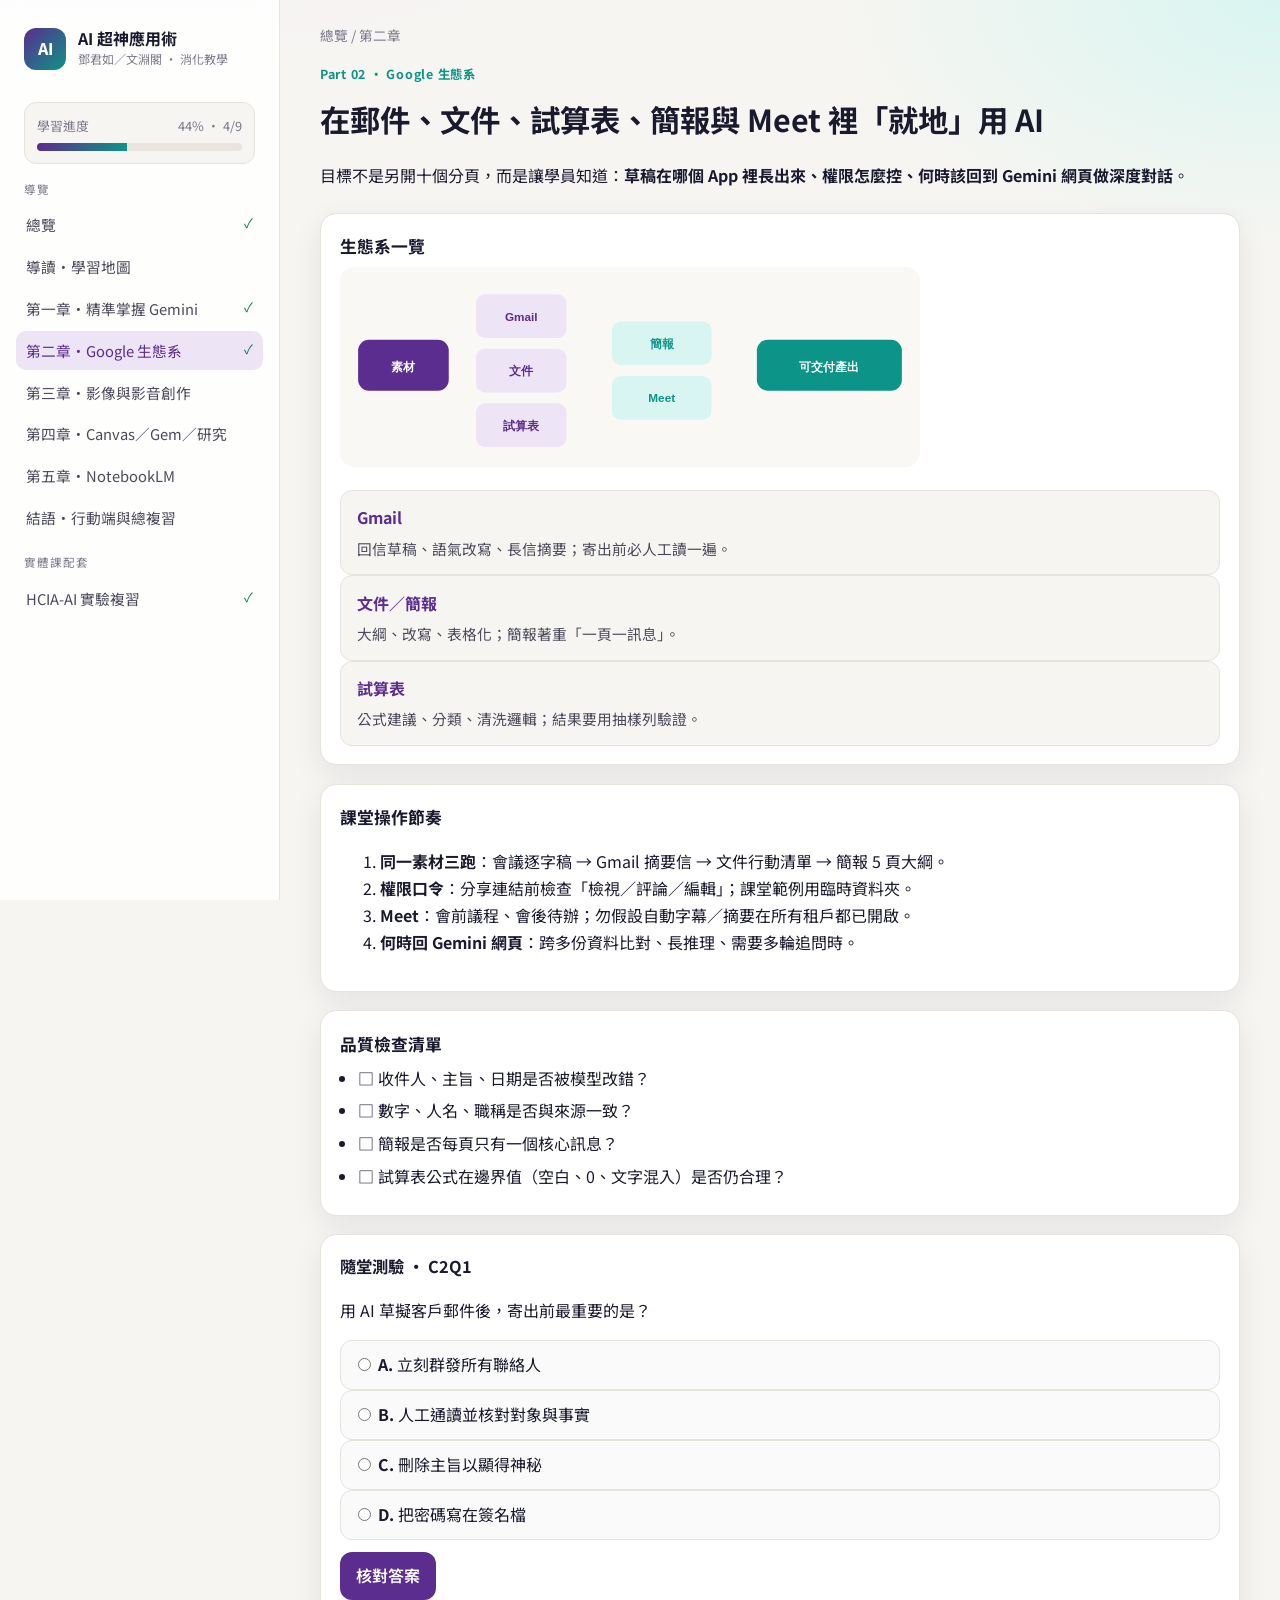
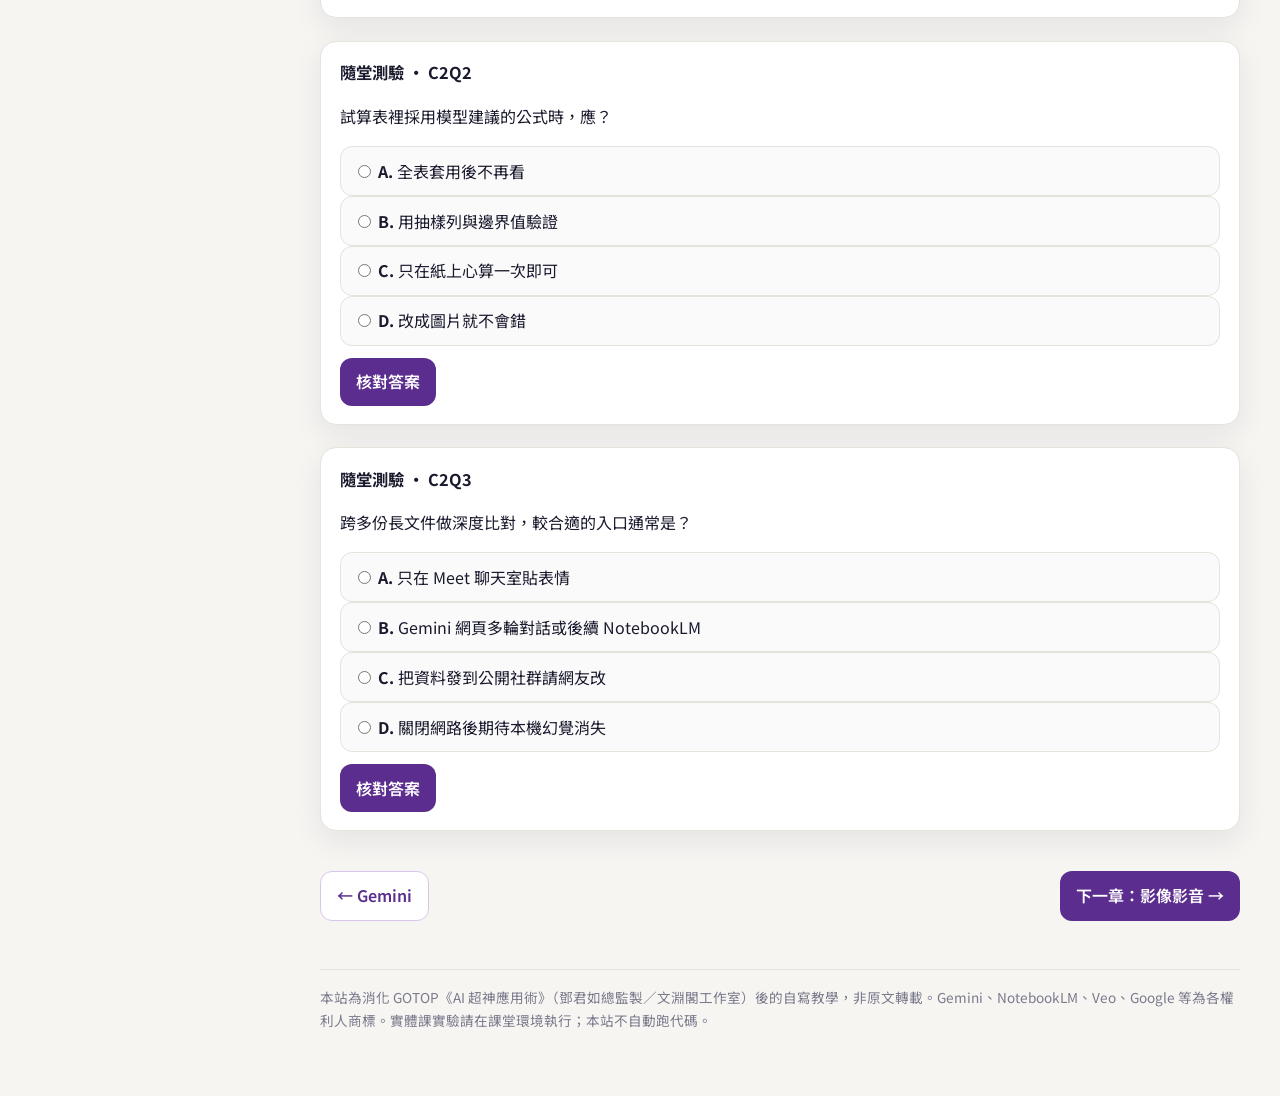
<file: chapters/ch02.html>
<!DOCTYPE html>
<html lang="zh-Hant-MO">
<head>
<meta charset="utf-8"/>
<meta name="viewport" content="width=device-width, initial-scale=1"/>
<title>第二章 · 生態系</title>
<link rel="preconnect" href="https://fonts.googleapis.com"/>
<link rel="stylesheet" href="https://fonts.googleapis.com/css2?family=Noto+Sans+TC:wght@400;500;700;900&family=JetBrains+Mono:wght@400;600&display=swap"/>
<link rel="stylesheet" href="../css/styles.css"/>
</head>
<body data-page="ch02">
<div class="overlay"></div>
<div class="topbar">
  <button class="menu-btn" data-menu type="button">☰ 目錄</button>
  <strong>AI 超神應用術 · 互動教學</strong>
</div>
<div class="layout">
<aside class="sidebar">
  <div class="brand">
    <div class="brand-mark">AI</div>
    <div>
      <h1>AI 超神應用術</h1>
      <p>鄧君如／文淵閣 · 消化教學</p>
    </div>
  </div>
  <div class="progress-wrap">
    <div class="progress-label"><span>學習進度</span><span data-progress-text>0%</span></div>
    <div class="progress-bar"><span data-progress-fill></span></div>
  </div>
  <nav class="nav">
<div class="nav-section">導覽</div>
<a href="../index.html" data-page="index">總覽</a>
<a href="preface.html" data-page="preface">導讀・學習地圖</a>
<a href="ch01.html" data-page="ch01">第一章・精準掌握 Gemini</a>
<a href="ch02.html" data-page="ch02">第二章・Google 生態系</a>
<a href="ch03.html" data-page="ch03">第三章・影像與影音創作</a>
<a href="ch04.html" data-page="ch04">第四章・Canvas／Gem／研究</a>
<a href="ch05.html" data-page="ch05">第五章・NotebookLM</a>
<a href="epilogue.html" data-page="epilogue">結語・行動端與總複習</a>
<div class="nav-section">實體課配套</div>
<a href="../practice/index.html" data-page="practice">HCIA-AI 實驗複習</a>
  </nav>
</aside>
<main class="main">
<div class="container">

<nav class="breadcrumb"><a href="../index.html">總覽</a> / 第二章</nav>
<header class="page-head">
  <div class="eyebrow">Part 02 · Google 生態系</div>
  <h2>在郵件、文件、試算表、簡報與 Meet 裡「就地」用 AI</h2>
  <p>目標不是另開十個分頁，而是讓學員知道：<strong>草稿在哪個 App 裡長出來、權限怎麼控、何時該回到 Gemini 網頁做深度對話</strong>。</p>
</header>

<section class="card">
  <h3>生態系一覽</h3>
  <img src="../assets/svg/workspace-flow.svg" alt="Workspace 流程" style="width:100%;max-width:580px"/>
  <div class="grid-3" style="margin-top:1rem">
    <div class="mini-card"><strong>Gmail</strong><p>回信草稿、語氣改寫、長信摘要；寄出前必人工讀一遍。</p></div>
    <div class="mini-card"><strong>文件／簡報</strong><p>大綱、改寫、表格化；簡報著重「一頁一訊息」。</p></div>
    <div class="mini-card"><strong>試算表</strong><p>公式建議、分類、清洗邏輯；結果要用抽樣列驗證。</p></div>
  </div>
</section>

<section class="card">
  <h3>課堂操作節奏</h3>
  <ol class="steps">
    <li><strong>同一素材三跑</strong>：會議逐字稿 → Gmail 摘要信 → 文件行動清單 → 簡報 5 頁大綱。</li>
    <li><strong>權限口令</strong>：分享連結前檢查「檢視／評論／編輯」；課堂範例用臨時資料夾。</li>
    <li><strong>Meet</strong>：會前議程、會後待辦；勿假設自動字幕／摘要在所有租戶都已開啟。</li>
    <li><strong>何時回 Gemini 網頁</strong>：跨多份資料比對、長推理、需要多輪追問時。</li>
  </ol>
</section>

<section class="card">
  <h3>品質檢查清單</h3>
  <ul class="clean">
    <li>□ 收件人、主旨、日期是否被模型改錯？</li>
    <li>□ 數字、人名、職稱是否與來源一致？</li>
    <li>□ 簡報是否每頁只有一個核心訊息？</li>
    <li>□ 試算表公式在邊界值（空白、0、文字混入）是否仍合理？</li>
  </ul>
</section>


<section class="quiz" data-quiz="c2q1" data-answer="B" data-ok="正確。" data-bad="品質檢查清單。">
  <h3>隨堂測驗 · C2Q1</h3>
  <p>用 AI 草擬客戶郵件後，寄出前最重要的是？</p>
  <label><input type="radio" name="c2q1" value="A"/> <strong>A.</strong> 立刻群發所有聯絡人</label><label><input type="radio" name="c2q1" value="B"/> <strong>B.</strong> 人工通讀並核對對象與事實</label><label><input type="radio" name="c2q1" value="C"/> <strong>C.</strong> 刪除主旨以顯得神秘</label><label><input type="radio" name="c2q1" value="D"/> <strong>D.</strong> 把密碼寫在簽名檔</label>
  <div class="quiz-actions"><button type="button" class="btn" data-check>核對答案</button></div>
  <div class="feedback"></div>
</section>

<section class="quiz" data-quiz="c2q2" data-answer="B" data-ok="對。" data-bad="複習試算表注意點。">
  <h3>隨堂測驗 · C2Q2</h3>
  <p>試算表裡採用模型建議的公式時，應？</p>
  <label><input type="radio" name="c2q2" value="A"/> <strong>A.</strong> 全表套用後不再看</label><label><input type="radio" name="c2q2" value="B"/> <strong>B.</strong> 用抽樣列與邊界值驗證</label><label><input type="radio" name="c2q2" value="C"/> <strong>C.</strong> 只在紙上心算一次即可</label><label><input type="radio" name="c2q2" value="D"/> <strong>D.</strong> 改成圖片就不會錯</label>
  <div class="quiz-actions"><button type="button" class="btn" data-check>核對答案</button></div>
  <div class="feedback"></div>
</section>

<section class="quiz" data-quiz="c2q3" data-answer="B" data-ok="生態系分工：就地草稿 vs 深度對話。" data-bad="見「何時回 Gemini 網頁」。">
  <h3>隨堂測驗 · C2Q3</h3>
  <p>跨多份長文件做深度比對，較合適的入口通常是？</p>
  <label><input type="radio" name="c2q3" value="A"/> <strong>A.</strong> 只在 Meet 聊天室貼表情</label><label><input type="radio" name="c2q3" value="B"/> <strong>B.</strong> Gemini 網頁多輪對話或後續 NotebookLM</label><label><input type="radio" name="c2q3" value="C"/> <strong>C.</strong> 把資料發到公開社群請網友改</label><label><input type="radio" name="c2q3" value="D"/> <strong>D.</strong> 關閉網路後期待本機幻覺消失</label>
  <div class="quiz-actions"><button type="button" class="btn" data-check>核對答案</button></div>
  <div class="feedback"></div>
</section>

<div class="pager">
  <a class="btn secondary" href="ch01.html">← Gemini</a>
  <a class="btn" href="ch03.html">下一章：影像影音 →</a>
</div>

<div class="footer-note">本站為消化 GOTOP《AI 超神應用術》（鄧君如總監製／文淵閣工作室）後的自寫教學，非原文轉載。Gemini、NotebookLM、Veo、Google 等為各權利人商標。實體課實驗請在課堂環境執行；本站不自動跑代碼。</div>
</div>
</main>
</div>
<script src="../js/app.js"></script>
<script src="../js/quiz.js"></script>
</body>
</html>
</file>
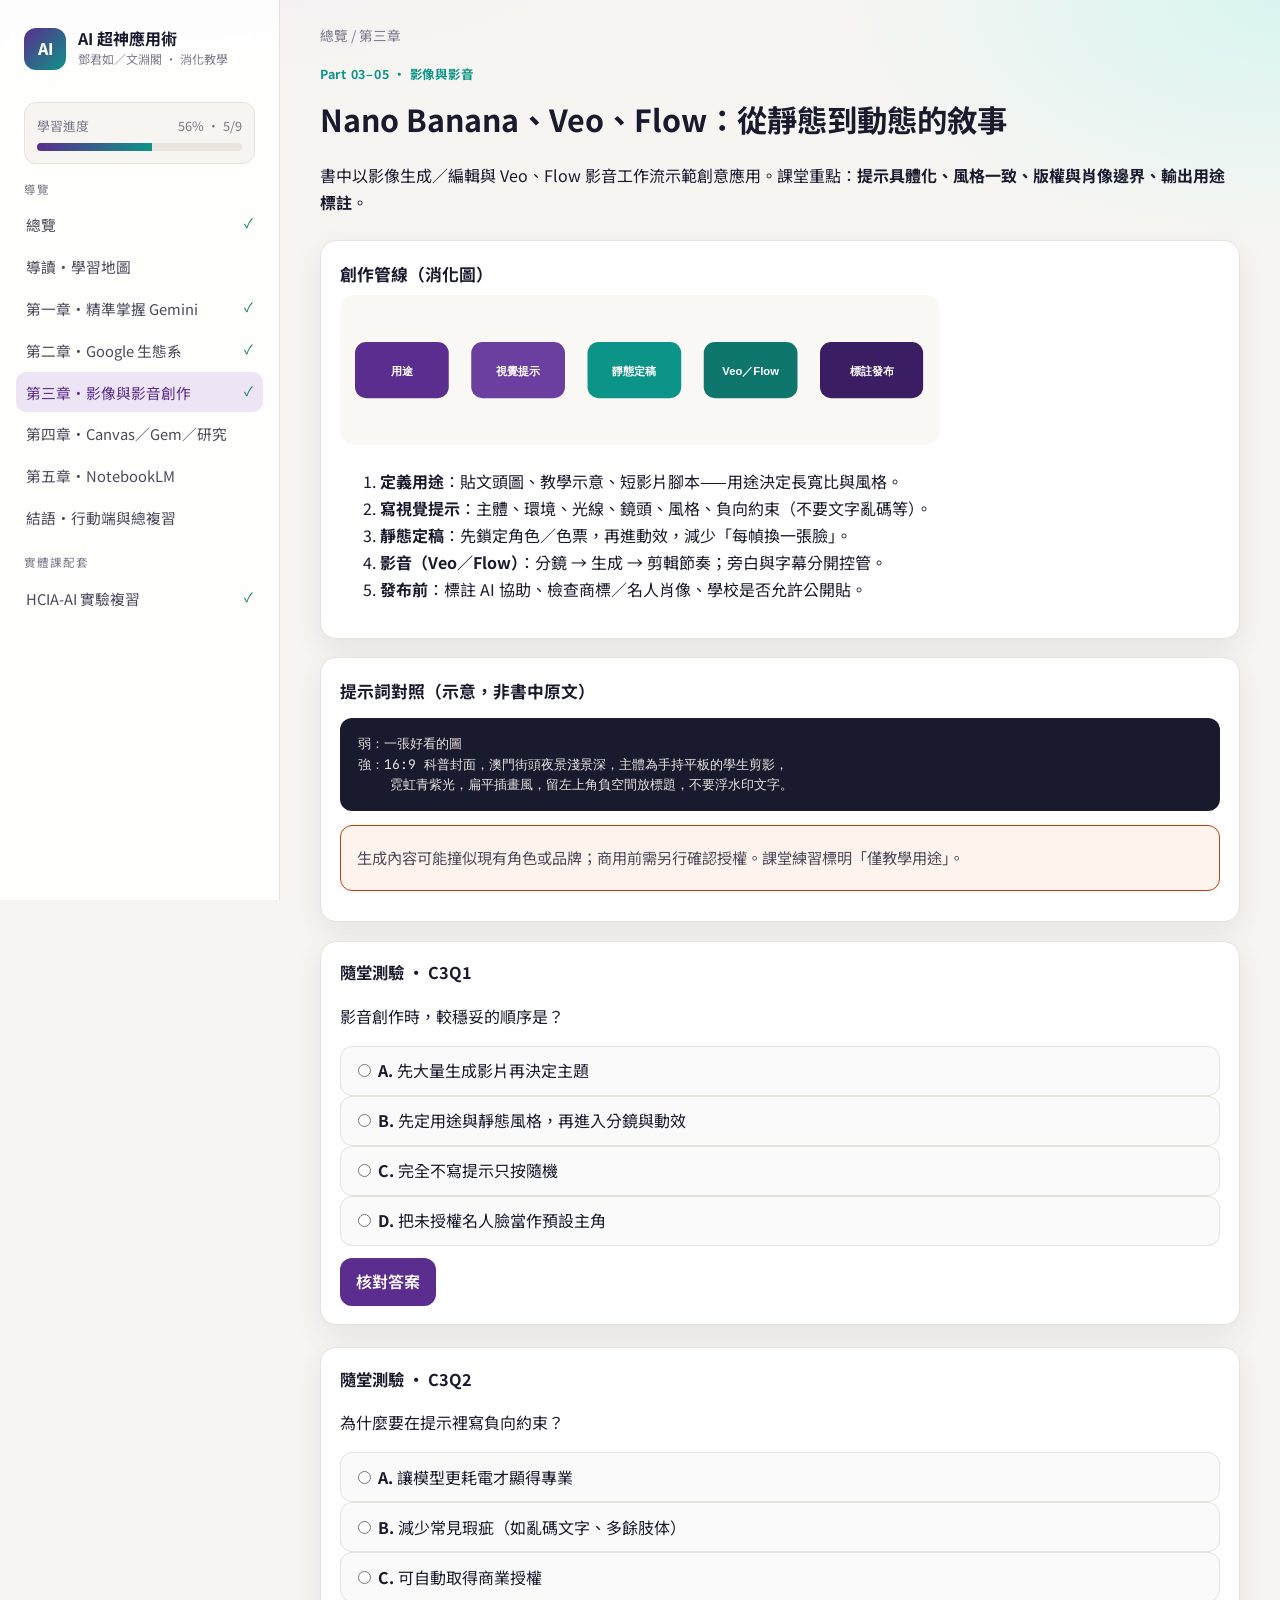
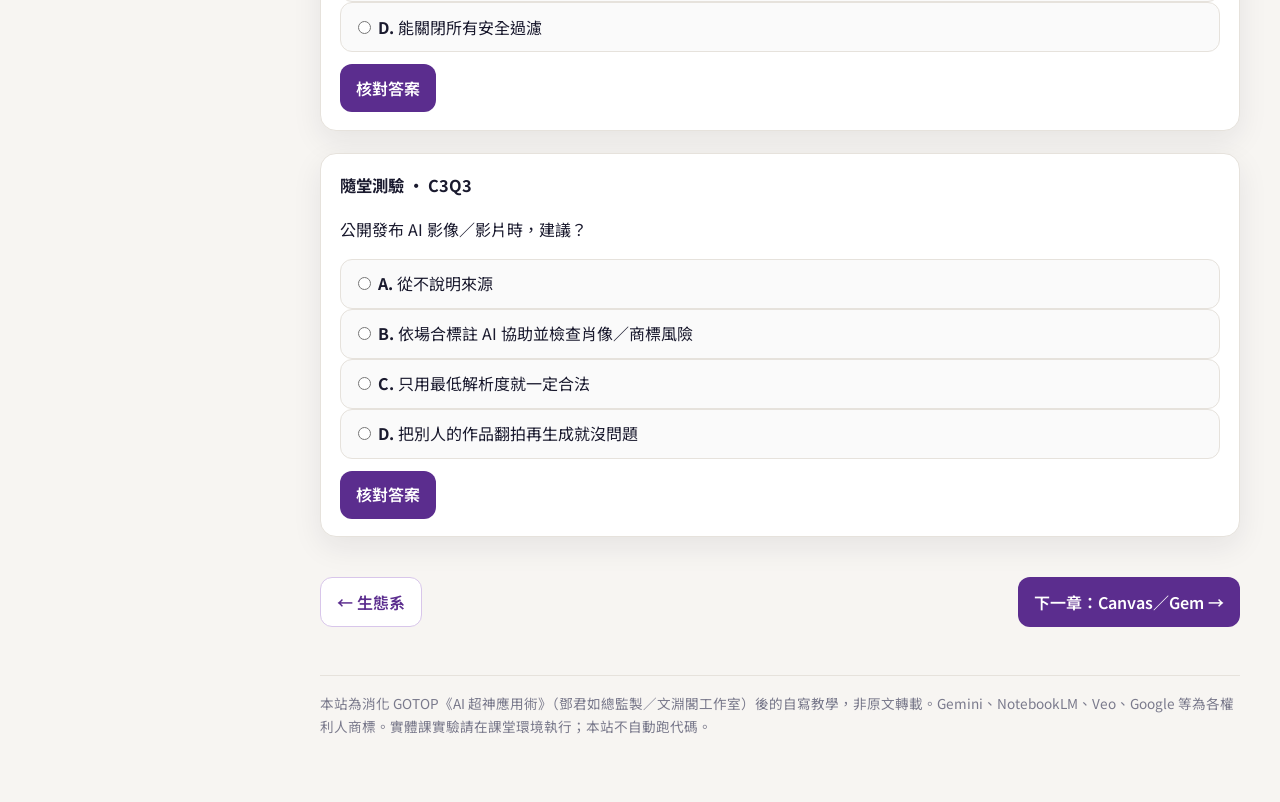
<file: chapters/ch03.html>
<!DOCTYPE html>
<html lang="zh-Hant-MO">
<head>
<meta charset="utf-8"/>
<meta name="viewport" content="width=device-width, initial-scale=1"/>
<title>第三章 · 影像影音</title>
<link rel="preconnect" href="https://fonts.googleapis.com"/>
<link rel="stylesheet" href="https://fonts.googleapis.com/css2?family=Noto+Sans+TC:wght@400;500;700;900&family=JetBrains+Mono:wght@400;600&display=swap"/>
<link rel="stylesheet" href="../css/styles.css"/>
</head>
<body data-page="ch03">
<div class="overlay"></div>
<div class="topbar">
  <button class="menu-btn" data-menu type="button">☰ 目錄</button>
  <strong>AI 超神應用術 · 互動教學</strong>
</div>
<div class="layout">
<aside class="sidebar">
  <div class="brand">
    <div class="brand-mark">AI</div>
    <div>
      <h1>AI 超神應用術</h1>
      <p>鄧君如／文淵閣 · 消化教學</p>
    </div>
  </div>
  <div class="progress-wrap">
    <div class="progress-label"><span>學習進度</span><span data-progress-text>0%</span></div>
    <div class="progress-bar"><span data-progress-fill></span></div>
  </div>
  <nav class="nav">
<div class="nav-section">導覽</div>
<a href="../index.html" data-page="index">總覽</a>
<a href="preface.html" data-page="preface">導讀・學習地圖</a>
<a href="ch01.html" data-page="ch01">第一章・精準掌握 Gemini</a>
<a href="ch02.html" data-page="ch02">第二章・Google 生態系</a>
<a href="ch03.html" data-page="ch03">第三章・影像與影音創作</a>
<a href="ch04.html" data-page="ch04">第四章・Canvas／Gem／研究</a>
<a href="ch05.html" data-page="ch05">第五章・NotebookLM</a>
<a href="epilogue.html" data-page="epilogue">結語・行動端與總複習</a>
<div class="nav-section">實體課配套</div>
<a href="../practice/index.html" data-page="practice">HCIA-AI 實驗複習</a>
  </nav>
</aside>
<main class="main">
<div class="container">

<nav class="breadcrumb"><a href="../index.html">總覽</a> / 第三章</nav>
<header class="page-head">
  <div class="eyebrow">Part 03–05 · 影像與影音</div>
  <h2>Nano Banana、Veo、Flow：從靜態到動態的敘事</h2>
  <p>書中以影像生成／編輯與 Veo、Flow 影音工作流示範創意應用。課堂重點：<strong>提示具體化、風格一致、版權與肖像邊界、輸出用途標註</strong>。</p>
</header>

<section class="card">
  <h3>創作管線（消化圖）</h3>
  <img src="../assets/svg/media-pipeline.svg" alt="影音管線" style="width:100%;max-width:600px"/>
  <ol class="steps">
    <li><strong>定義用途</strong>：貼文頭圖、教學示意、短影片腳本——用途決定長寬比與風格。</li>
    <li><strong>寫視覺提示</strong>：主體、環境、光線、鏡頭、風格、負向約束（不要文字亂碼等）。</li>
    <li><strong>靜態定稿</strong>：先鎖定角色／色票，再進動效，減少「每幀換一張臉」。</li>
    <li><strong>影音（Veo／Flow）</strong>：分鏡 → 生成 → 剪輯節奏；旁白與字幕分開控管。</li>
    <li><strong>發布前</strong>：標註 AI 協助、檢查商標／名人肖像、學校是否允許公開貼。</li>
  </ol>
</section>

<section class="card">
  <h3>提示詞對照（示意，非書中原文）</h3>
  <pre class="code">弱：一張好看的圖
強：16:9 科普封面，澳門街頭夜景淺景深，主體為手持平板的學生剪影，
    霓虹青紫光，扁平插畫風，留左上角負空間放標題，不要浮水印文字。</pre>
  <div class="callout warn"><p>生成內容可能撞似現有角色或品牌；商用前需另行確認授權。課堂練習標明「僅教學用途」。</p></div>
</section>


<section class="quiz" data-quiz="c3q1" data-answer="B" data-ok="對——用途與一致性優先。" data-bad="見創作管線。">
  <h3>隨堂測驗 · C3Q1</h3>
  <p>影音創作時，較穩妥的順序是？</p>
  <label><input type="radio" name="c3q1" value="A"/> <strong>A.</strong> 先大量生成影片再決定主題</label><label><input type="radio" name="c3q1" value="B"/> <strong>B.</strong> 先定用途與靜態風格，再進入分鏡與動效</label><label><input type="radio" name="c3q1" value="C"/> <strong>C.</strong> 完全不寫提示只按隨機</label><label><input type="radio" name="c3q1" value="D"/> <strong>D.</strong> 把未授權名人臉當作預設主角</label>
  <div class="quiz-actions"><button type="button" class="btn" data-check>核對答案</button></div>
  <div class="feedback"></div>
</section>

<section class="quiz" data-quiz="c3q2" data-answer="B" data-ok="正確。" data-bad="提示詞對照。">
  <h3>隨堂測驗 · C3Q2</h3>
  <p>為什麼要在提示裡寫負向約束？</p>
  <label><input type="radio" name="c3q2" value="A"/> <strong>A.</strong> 讓模型更耗電才顯得專業</label><label><input type="radio" name="c3q2" value="B"/> <strong>B.</strong> 減少常見瑕疵（如亂碼文字、多餘肢体）</label><label><input type="radio" name="c3q2" value="C"/> <strong>C.</strong> 可自動取得商業授權</label><label><input type="radio" name="c3q2" value="D"/> <strong>D.</strong> 能關閉所有安全過濾</label>
  <div class="quiz-actions"><button type="button" class="btn" data-check>核對答案</button></div>
  <div class="feedback"></div>
</section>

<section class="quiz" data-quiz="c3q3" data-answer="B" data-ok="對。" data-bad="發布前檢查。">
  <h3>隨堂測驗 · C3Q3</h3>
  <p>公開發布 AI 影像／影片時，建議？</p>
  <label><input type="radio" name="c3q3" value="A"/> <strong>A.</strong> 從不說明來源</label><label><input type="radio" name="c3q3" value="B"/> <strong>B.</strong> 依場合標註 AI 協助並檢查肖像／商標風險</label><label><input type="radio" name="c3q3" value="C"/> <strong>C.</strong> 只用最低解析度就一定合法</label><label><input type="radio" name="c3q3" value="D"/> <strong>D.</strong> 把別人的作品翻拍再生成就沒問題</label>
  <div class="quiz-actions"><button type="button" class="btn" data-check>核對答案</button></div>
  <div class="feedback"></div>
</section>

<div class="pager">
  <a class="btn secondary" href="ch02.html">← 生態系</a>
  <a class="btn" href="ch04.html">下一章：Canvas／Gem →</a>
</div>

<div class="footer-note">本站為消化 GOTOP《AI 超神應用術》（鄧君如總監製／文淵閣工作室）後的自寫教學，非原文轉載。Gemini、NotebookLM、Veo、Google 等為各權利人商標。實體課實驗請在課堂環境執行；本站不自動跑代碼。</div>
</div>
</main>
</div>
<script src="../js/app.js"></script>
<script src="../js/quiz.js"></script>
</body>
</html>
</file>
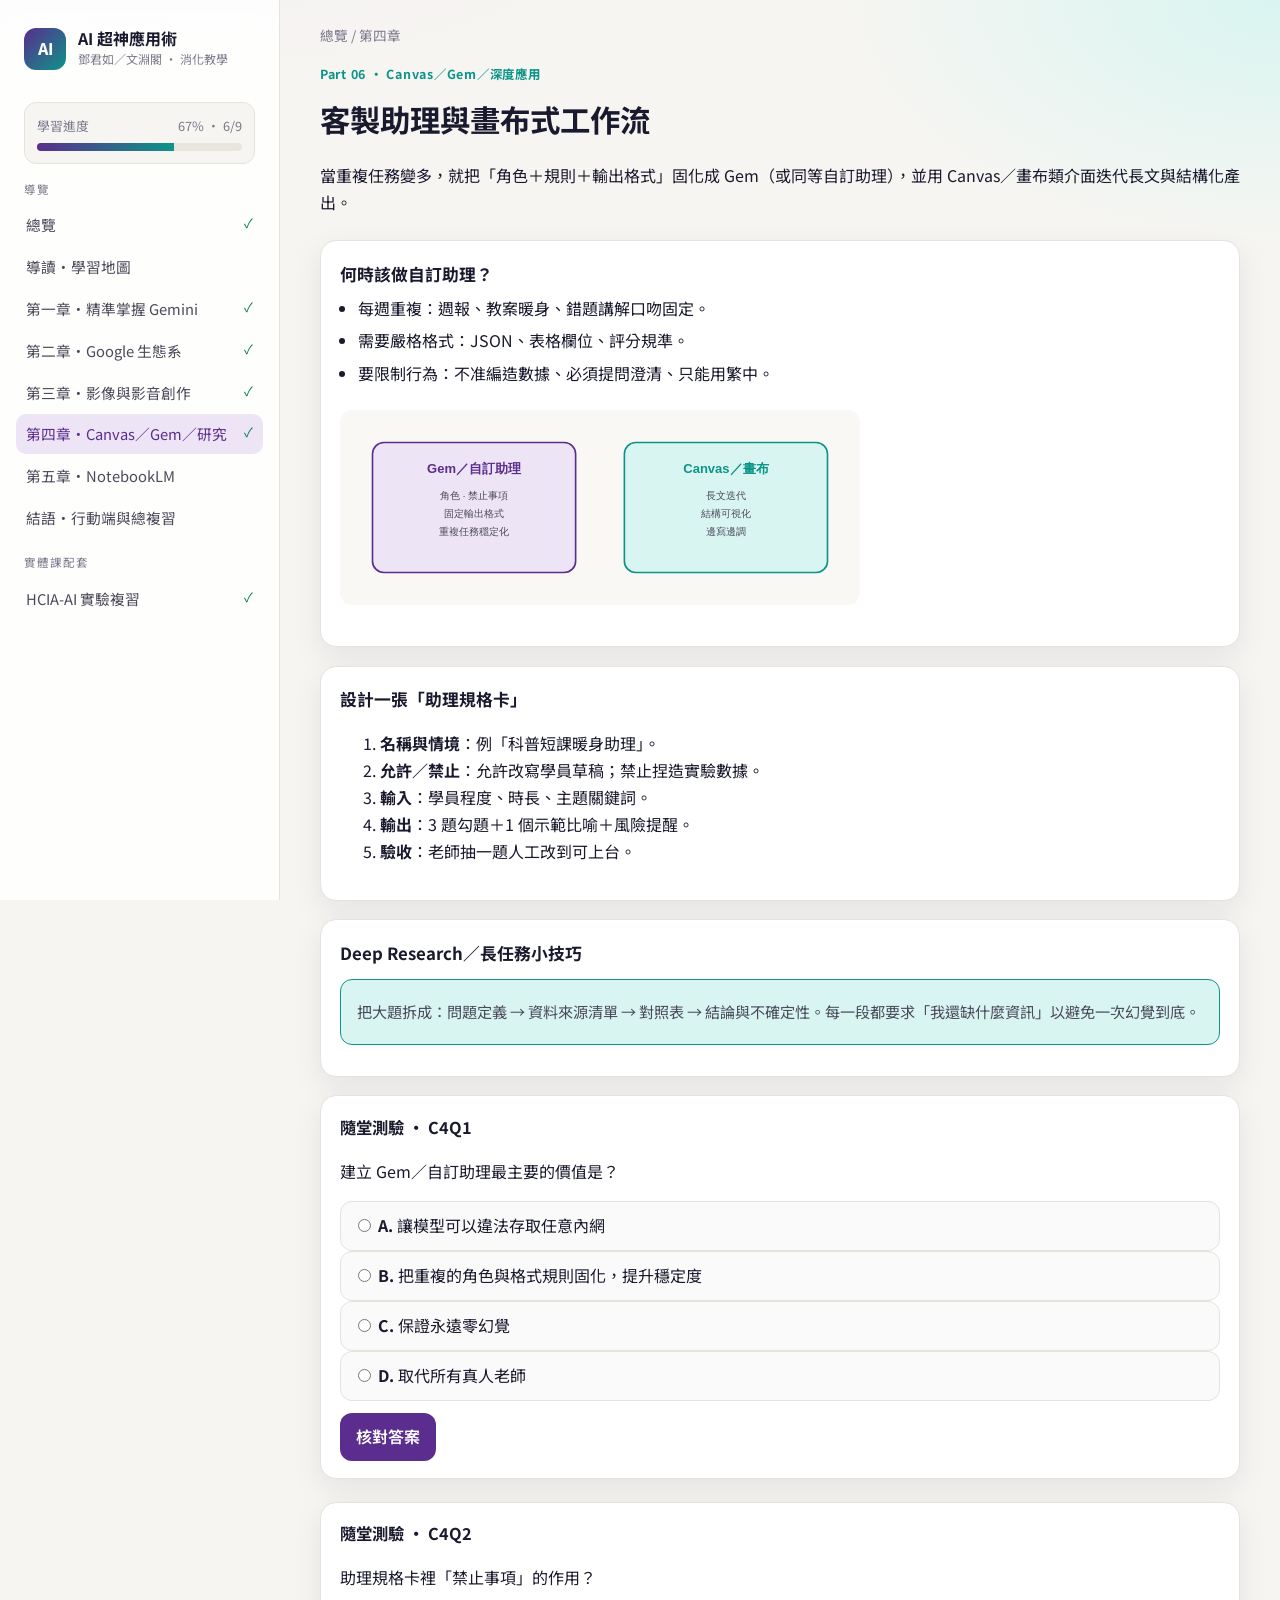
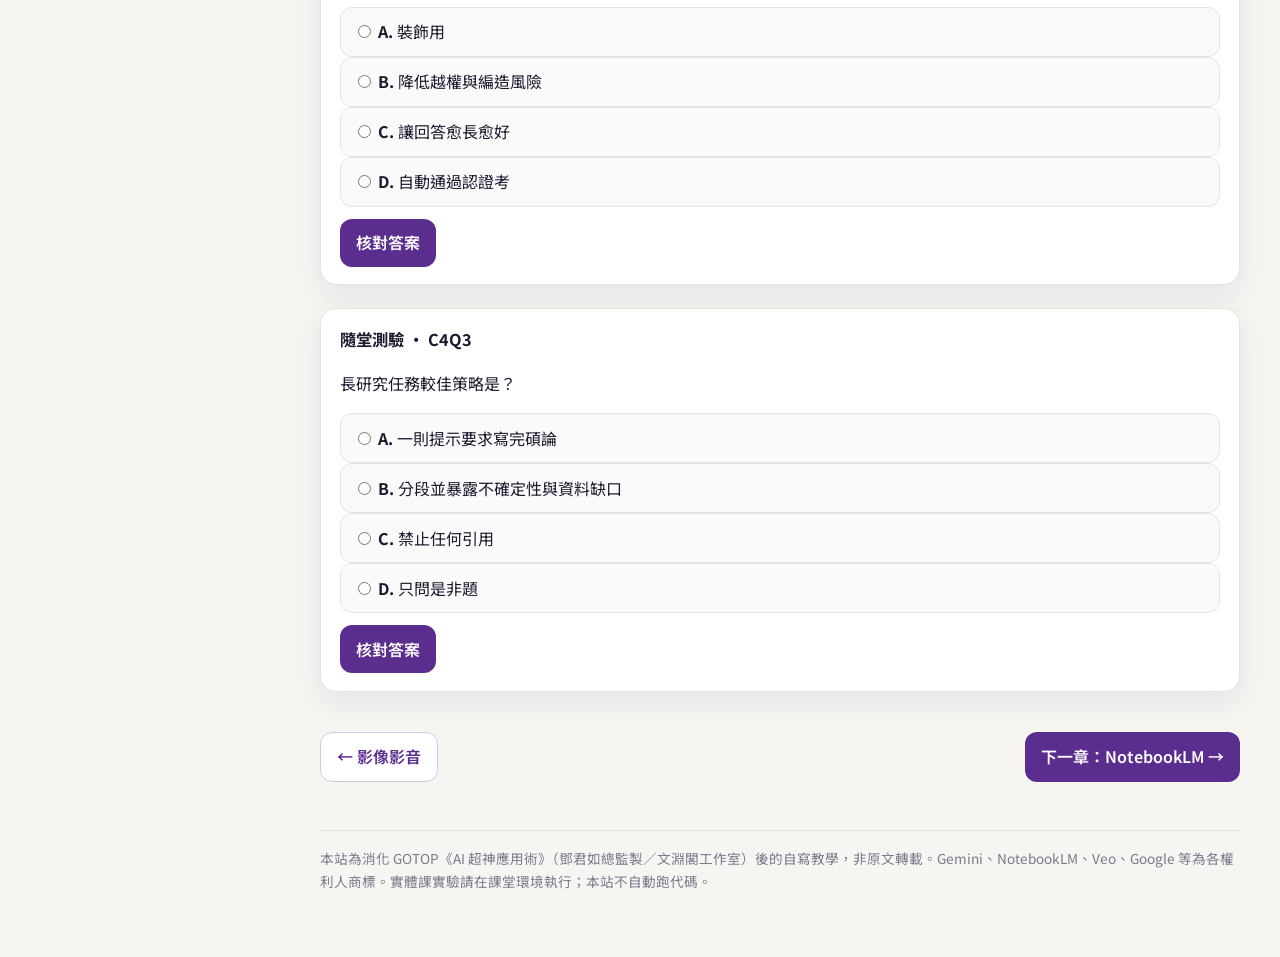
<file: chapters/ch04.html>
<!DOCTYPE html>
<html lang="zh-Hant-MO">
<head>
<meta charset="utf-8"/>
<meta name="viewport" content="width=device-width, initial-scale=1"/>
<title>第四章 · Canvas／Gem</title>
<link rel="preconnect" href="https://fonts.googleapis.com"/>
<link rel="stylesheet" href="https://fonts.googleapis.com/css2?family=Noto+Sans+TC:wght@400;500;700;900&family=JetBrains+Mono:wght@400;600&display=swap"/>
<link rel="stylesheet" href="../css/styles.css"/>
</head>
<body data-page="ch04">
<div class="overlay"></div>
<div class="topbar">
  <button class="menu-btn" data-menu type="button">☰ 目錄</button>
  <strong>AI 超神應用術 · 互動教學</strong>
</div>
<div class="layout">
<aside class="sidebar">
  <div class="brand">
    <div class="brand-mark">AI</div>
    <div>
      <h1>AI 超神應用術</h1>
      <p>鄧君如／文淵閣 · 消化教學</p>
    </div>
  </div>
  <div class="progress-wrap">
    <div class="progress-label"><span>學習進度</span><span data-progress-text>0%</span></div>
    <div class="progress-bar"><span data-progress-fill></span></div>
  </div>
  <nav class="nav">
<div class="nav-section">導覽</div>
<a href="../index.html" data-page="index">總覽</a>
<a href="preface.html" data-page="preface">導讀・學習地圖</a>
<a href="ch01.html" data-page="ch01">第一章・精準掌握 Gemini</a>
<a href="ch02.html" data-page="ch02">第二章・Google 生態系</a>
<a href="ch03.html" data-page="ch03">第三章・影像與影音創作</a>
<a href="ch04.html" data-page="ch04">第四章・Canvas／Gem／研究</a>
<a href="ch05.html" data-page="ch05">第五章・NotebookLM</a>
<a href="epilogue.html" data-page="epilogue">結語・行動端與總複習</a>
<div class="nav-section">實體課配套</div>
<a href="../practice/index.html" data-page="practice">HCIA-AI 實驗複習</a>
  </nav>
</aside>
<main class="main">
<div class="container">

<nav class="breadcrumb"><a href="../index.html">總覽</a> / 第四章</nav>
<header class="page-head">
  <div class="eyebrow">Part 06 · Canvas／Gem／深度應用</div>
  <h2>客製助理與畫布式工作流</h2>
  <p>當重複任務變多，就把「角色＋規則＋輸出格式」固化成 Gem（或同等自訂助理），並用 Canvas／畫布類介面迭代長文與結構化產出。</p>
</header>

<section class="card">
  <h3>何時該做自訂助理？</h3>
  <ul class="clean">
    <li>每週重複：週報、教案暖身、錯題講解口吻固定。</li>
    <li>需要嚴格格式：JSON、表格欄位、評分規準。</li>
    <li>要限制行為：不准編造數據、必須提問澄清、只能用繁中。</li>
  </ul>
  <img src="../assets/svg/gem-canvas.svg" alt="Gem 與 Canvas" style="width:100%;max-width:520px;margin:1rem 0"/>
</section>

<section class="card">
  <h3>設計一張「助理規格卡」</h3>
  <ol class="steps">
    <li><strong>名稱與情境</strong>：例「科普短課暖身助理」。</li>
    <li><strong>允許／禁止</strong>：允許改寫學員草稿；禁止捏造實驗數據。</li>
    <li><strong>輸入</strong>：學員程度、時長、主題關鍵詞。</li>
    <li><strong>輸出</strong>：3 題勾題＋1 個示範比喻＋風險提醒。</li>
    <li><strong>驗收</strong>：老師抽一題人工改到可上台。</li>
  </ol>
</section>

<section class="card">
  <h3>Deep Research／長任務小技巧</h3>
  <div class="callout tip">
    <p>把大題拆成：問題定義 → 資料來源清單 → 對照表 → 結論與不確定性。每一段都要求「我還缺什麼資訊」以避免一次幻覺到底。</p>
  </div>
</section>


<section class="quiz" data-quiz="c4q1" data-answer="B" data-ok="正確。" data-bad="見本章開頭。">
  <h3>隨堂測驗 · C4Q1</h3>
  <p>建立 Gem／自訂助理最主要的價值是？</p>
  <label><input type="radio" name="c4q1" value="A"/> <strong>A.</strong> 讓模型可以違法存取任意內網</label><label><input type="radio" name="c4q1" value="B"/> <strong>B.</strong> 把重複的角色與格式規則固化，提升穩定度</label><label><input type="radio" name="c4q1" value="C"/> <strong>C.</strong> 保證永遠零幻覺</label><label><input type="radio" name="c4q1" value="D"/> <strong>D.</strong> 取代所有真人老師</label>
  <div class="quiz-actions"><button type="button" class="btn" data-check>核對答案</button></div>
  <div class="feedback"></div>
</section>

<section class="quiz" data-quiz="c4q2" data-answer="B" data-ok="對。" data-bad="規格卡步驟。">
  <h3>隨堂測驗 · C4Q2</h3>
  <p>助理規格卡裡「禁止事項」的作用？</p>
  <label><input type="radio" name="c4q2" value="A"/> <strong>A.</strong> 裝飾用</label><label><input type="radio" name="c4q2" value="B"/> <strong>B.</strong> 降低越權與編造風險</label><label><input type="radio" name="c4q2" value="C"/> <strong>C.</strong> 讓回答愈長愈好</label><label><input type="radio" name="c4q2" value="D"/> <strong>D.</strong> 自動通過認證考</label>
  <div class="quiz-actions"><button type="button" class="btn" data-check>核對答案</button></div>
  <div class="feedback"></div>
</section>

<section class="quiz" data-quiz="c4q3" data-answer="B" data-ok="正確。" data-bad="Deep Research 小技巧。">
  <h3>隨堂測驗 · C4Q3</h3>
  <p>長研究任務較佳策略是？</p>
  <label><input type="radio" name="c4q3" value="A"/> <strong>A.</strong> 一則提示要求寫完碩論</label><label><input type="radio" name="c4q3" value="B"/> <strong>B.</strong> 分段並暴露不確定性與資料缺口</label><label><input type="radio" name="c4q3" value="C"/> <strong>C.</strong> 禁止任何引用</label><label><input type="radio" name="c4q3" value="D"/> <strong>D.</strong> 只問是非題</label>
  <div class="quiz-actions"><button type="button" class="btn" data-check>核對答案</button></div>
  <div class="feedback"></div>
</section>

<div class="pager">
  <a class="btn secondary" href="ch03.html">← 影像影音</a>
  <a class="btn" href="ch05.html">下一章：NotebookLM →</a>
</div>

<div class="footer-note">本站為消化 GOTOP《AI 超神應用術》（鄧君如總監製／文淵閣工作室）後的自寫教學，非原文轉載。Gemini、NotebookLM、Veo、Google 等為各權利人商標。實體課實驗請在課堂環境執行；本站不自動跑代碼。</div>
</div>
</main>
</div>
<script src="../js/app.js"></script>
<script src="../js/quiz.js"></script>
</body>
</html>
</file>
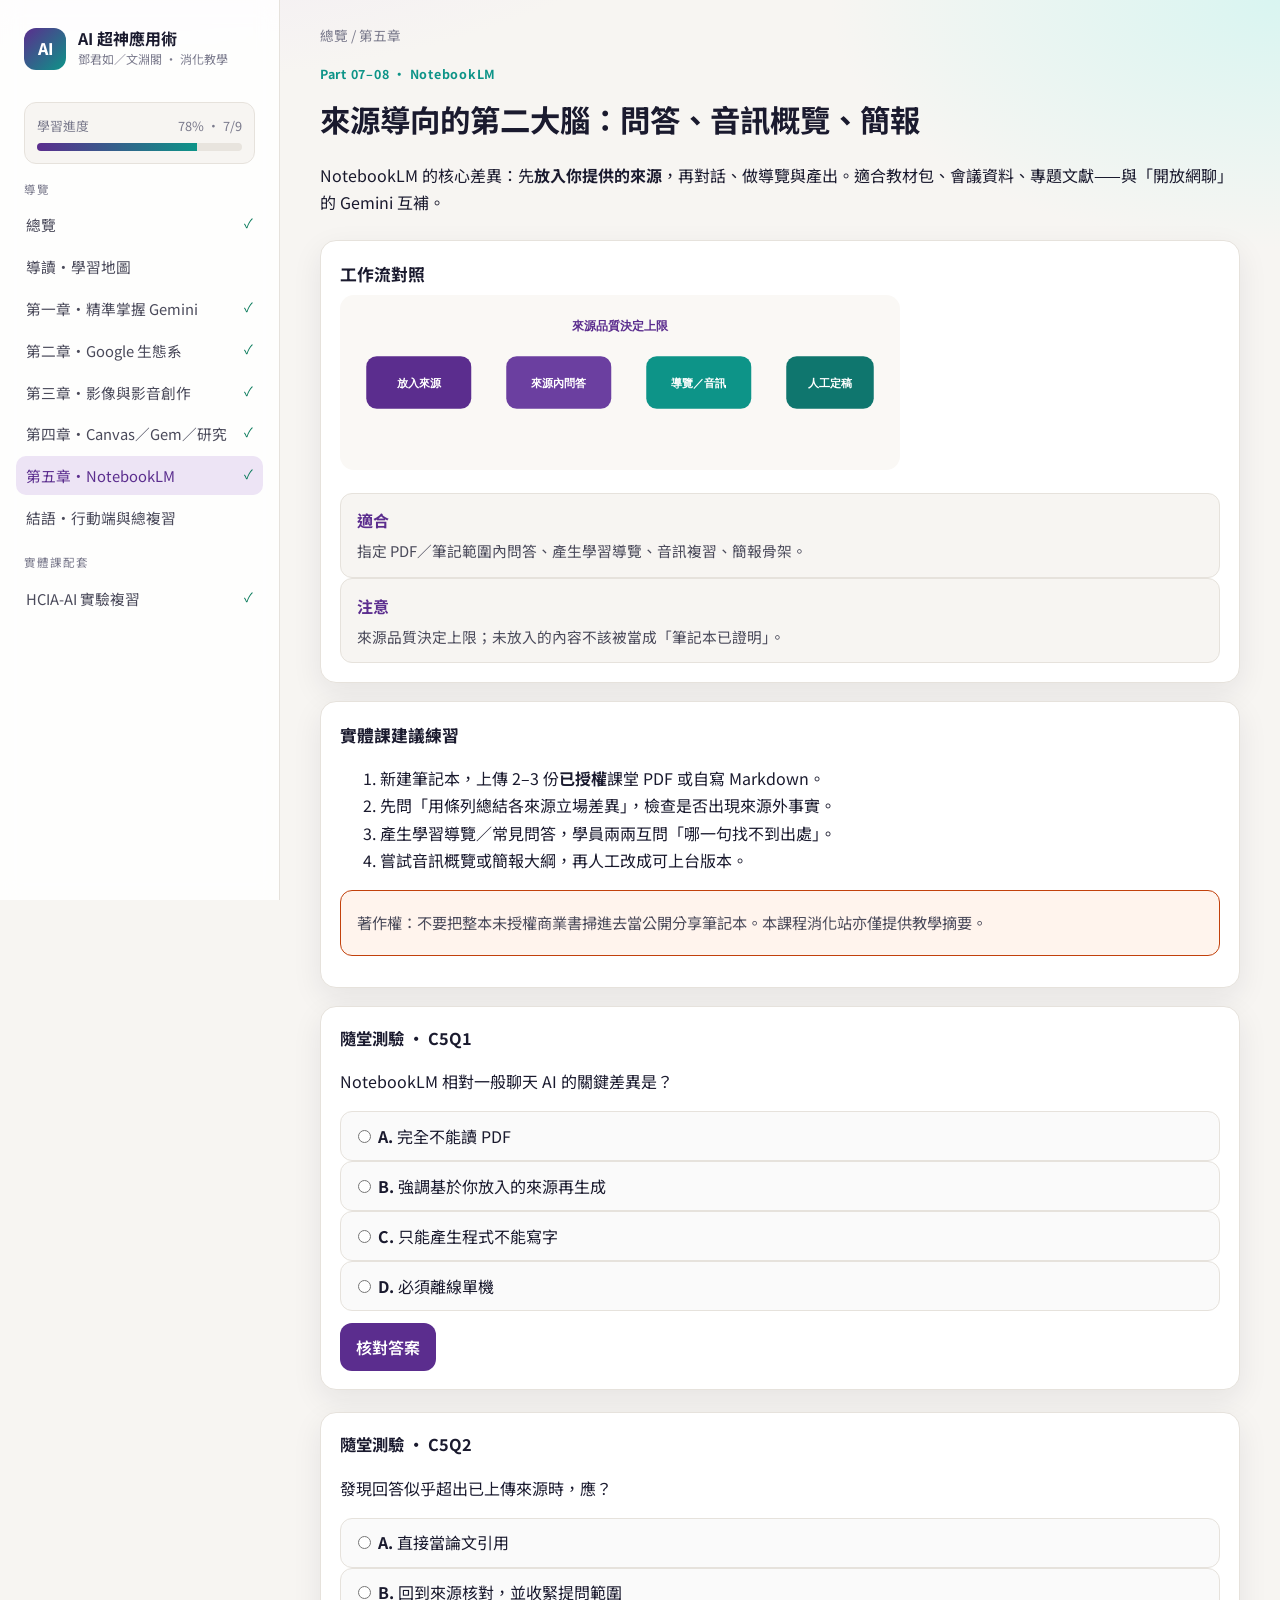
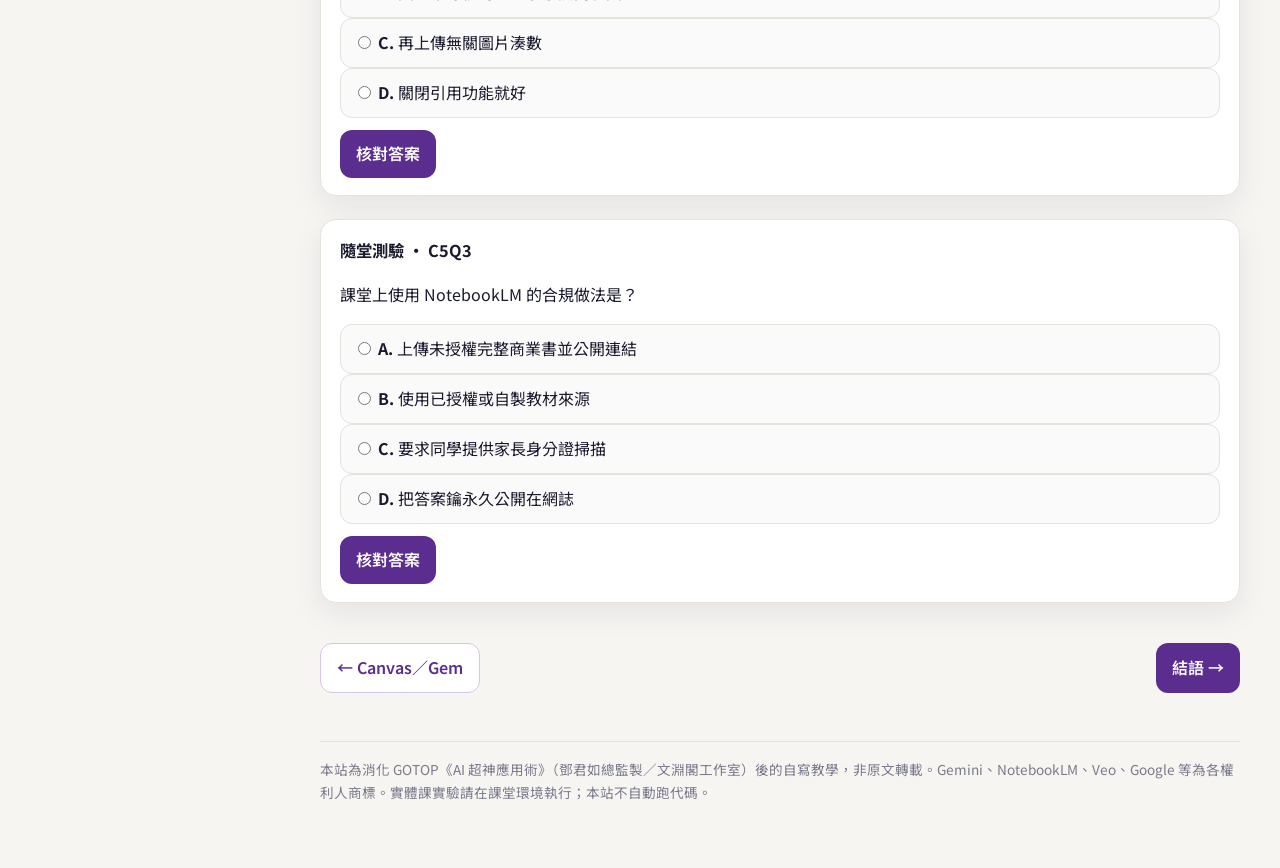
<file: chapters/ch05.html>
<!DOCTYPE html>
<html lang="zh-Hant-MO">
<head>
<meta charset="utf-8"/>
<meta name="viewport" content="width=device-width, initial-scale=1"/>
<title>第五章 · NotebookLM</title>
<link rel="preconnect" href="https://fonts.googleapis.com"/>
<link rel="stylesheet" href="https://fonts.googleapis.com/css2?family=Noto+Sans+TC:wght@400;500;700;900&family=JetBrains+Mono:wght@400;600&display=swap"/>
<link rel="stylesheet" href="../css/styles.css"/>
</head>
<body data-page="ch05">
<div class="overlay"></div>
<div class="topbar">
  <button class="menu-btn" data-menu type="button">☰ 目錄</button>
  <strong>AI 超神應用術 · 互動教學</strong>
</div>
<div class="layout">
<aside class="sidebar">
  <div class="brand">
    <div class="brand-mark">AI</div>
    <div>
      <h1>AI 超神應用術</h1>
      <p>鄧君如／文淵閣 · 消化教學</p>
    </div>
  </div>
  <div class="progress-wrap">
    <div class="progress-label"><span>學習進度</span><span data-progress-text>0%</span></div>
    <div class="progress-bar"><span data-progress-fill></span></div>
  </div>
  <nav class="nav">
<div class="nav-section">導覽</div>
<a href="../index.html" data-page="index">總覽</a>
<a href="preface.html" data-page="preface">導讀・學習地圖</a>
<a href="ch01.html" data-page="ch01">第一章・精準掌握 Gemini</a>
<a href="ch02.html" data-page="ch02">第二章・Google 生態系</a>
<a href="ch03.html" data-page="ch03">第三章・影像與影音創作</a>
<a href="ch04.html" data-page="ch04">第四章・Canvas／Gem／研究</a>
<a href="ch05.html" data-page="ch05">第五章・NotebookLM</a>
<a href="epilogue.html" data-page="epilogue">結語・行動端與總複習</a>
<div class="nav-section">實體課配套</div>
<a href="../practice/index.html" data-page="practice">HCIA-AI 實驗複習</a>
  </nav>
</aside>
<main class="main">
<div class="container">

<nav class="breadcrumb"><a href="../index.html">總覽</a> / 第五章</nav>
<header class="page-head">
  <div class="eyebrow">Part 07–08 · NotebookLM</div>
  <h2>來源導向的第二大腦：問答、音訊概覽、簡報</h2>
  <p>NotebookLM 的核心差異：先<strong>放入你提供的來源</strong>，再對話、做導覽與產出。適合教材包、會議資料、專題文獻——與「開放網聊」的 Gemini 互補。</p>
</header>

<section class="card">
  <h3>工作流對照</h3>
  <img src="../assets/svg/notebooklm-flow.svg" alt="NotebookLM 流程" style="width:100%;max-width:560px"/>
  <div class="grid-2" style="margin-top:1rem">
    <div class="mini-card"><strong>適合</strong><p>指定 PDF／筆記範圍內問答、產生學習導覽、音訊複習、簡報骨架。</p></div>
    <div class="mini-card"><strong>注意</strong><p>來源品質決定上限；未放入的內容不該被當成「筆記本已證明」。</p></div>
  </div>
</section>

<section class="card">
  <h3>實體課建議練習</h3>
  <ol class="steps">
    <li>新建筆記本，上傳 2–3 份<strong>已授權</strong>課堂 PDF 或自寫 Markdown。</li>
    <li>先問「用條列總結各來源立場差異」，檢查是否出現來源外事實。</li>
    <li>產生學習導覽／常見問答，學員兩兩互問「哪一句找不到出處」。</li>
    <li>嘗試音訊概覽或簡報大綱，再人工改成可上台版本。</li>
  </ol>
  <div class="callout warn"><p>著作權：不要把整本未授權商業書掃進去當公開分享筆記本。本課程消化站亦僅提供教學摘要。</p></div>
</section>


<section class="quiz" data-quiz="c5q1" data-answer="B" data-ok="正確。" data-bad="章節開頭。">
  <h3>隨堂測驗 · C5Q1</h3>
  <p>NotebookLM 相對一般聊天 AI 的關鍵差異是？</p>
  <label><input type="radio" name="c5q1" value="A"/> <strong>A.</strong> 完全不能讀 PDF</label><label><input type="radio" name="c5q1" value="B"/> <strong>B.</strong> 強調基於你放入的來源再生成</label><label><input type="radio" name="c5q1" value="C"/> <strong>C.</strong> 只能產生程式不能寫字</label><label><input type="radio" name="c5q1" value="D"/> <strong>D.</strong> 必須離線單機</label>
  <div class="quiz-actions"><button type="button" class="btn" data-check>核對答案</button></div>
  <div class="feedback"></div>
</section>

<section class="quiz" data-quiz="c5q2" data-answer="B" data-ok="對。" data-bad="注意來源品質。">
  <h3>隨堂測驗 · C5Q2</h3>
  <p>發現回答似乎超出已上傳來源時，應？</p>
  <label><input type="radio" name="c5q2" value="A"/> <strong>A.</strong> 直接當論文引用</label><label><input type="radio" name="c5q2" value="B"/> <strong>B.</strong> 回到來源核對，並收緊提問範圍</label><label><input type="radio" name="c5q2" value="C"/> <strong>C.</strong> 再上傳無關圖片湊數</label><label><input type="radio" name="c5q2" value="D"/> <strong>D.</strong> 關閉引用功能就好</label>
  <div class="quiz-actions"><button type="button" class="btn" data-check>核對答案</button></div>
  <div class="feedback"></div>
</section>

<section class="quiz" data-quiz="c5q3" data-answer="B" data-ok="正確。" data-bad="著作權提示。">
  <h3>隨堂測驗 · C5Q3</h3>
  <p>課堂上使用 NotebookLM 的合規做法是？</p>
  <label><input type="radio" name="c5q3" value="A"/> <strong>A.</strong> 上傳未授權完整商業書並公開連結</label><label><input type="radio" name="c5q3" value="B"/> <strong>B.</strong> 使用已授權或自製教材來源</label><label><input type="radio" name="c5q3" value="C"/> <strong>C.</strong> 要求同學提供家長身分證掃描</label><label><input type="radio" name="c5q3" value="D"/> <strong>D.</strong> 把答案鑰永久公開在網誌</label>
  <div class="quiz-actions"><button type="button" class="btn" data-check>核對答案</button></div>
  <div class="feedback"></div>
</section>

<div class="pager">
  <a class="btn secondary" href="ch04.html">← Canvas／Gem</a>
  <a class="btn" href="epilogue.html">結語 →</a>
</div>

<div class="footer-note">本站為消化 GOTOP《AI 超神應用術》（鄧君如總監製／文淵閣工作室）後的自寫教學，非原文轉載。Gemini、NotebookLM、Veo、Google 等為各權利人商標。實體課實驗請在課堂環境執行；本站不自動跑代碼。</div>
</div>
</main>
</div>
<script src="../js/app.js"></script>
<script src="../js/quiz.js"></script>
</body>
</html>
</file>
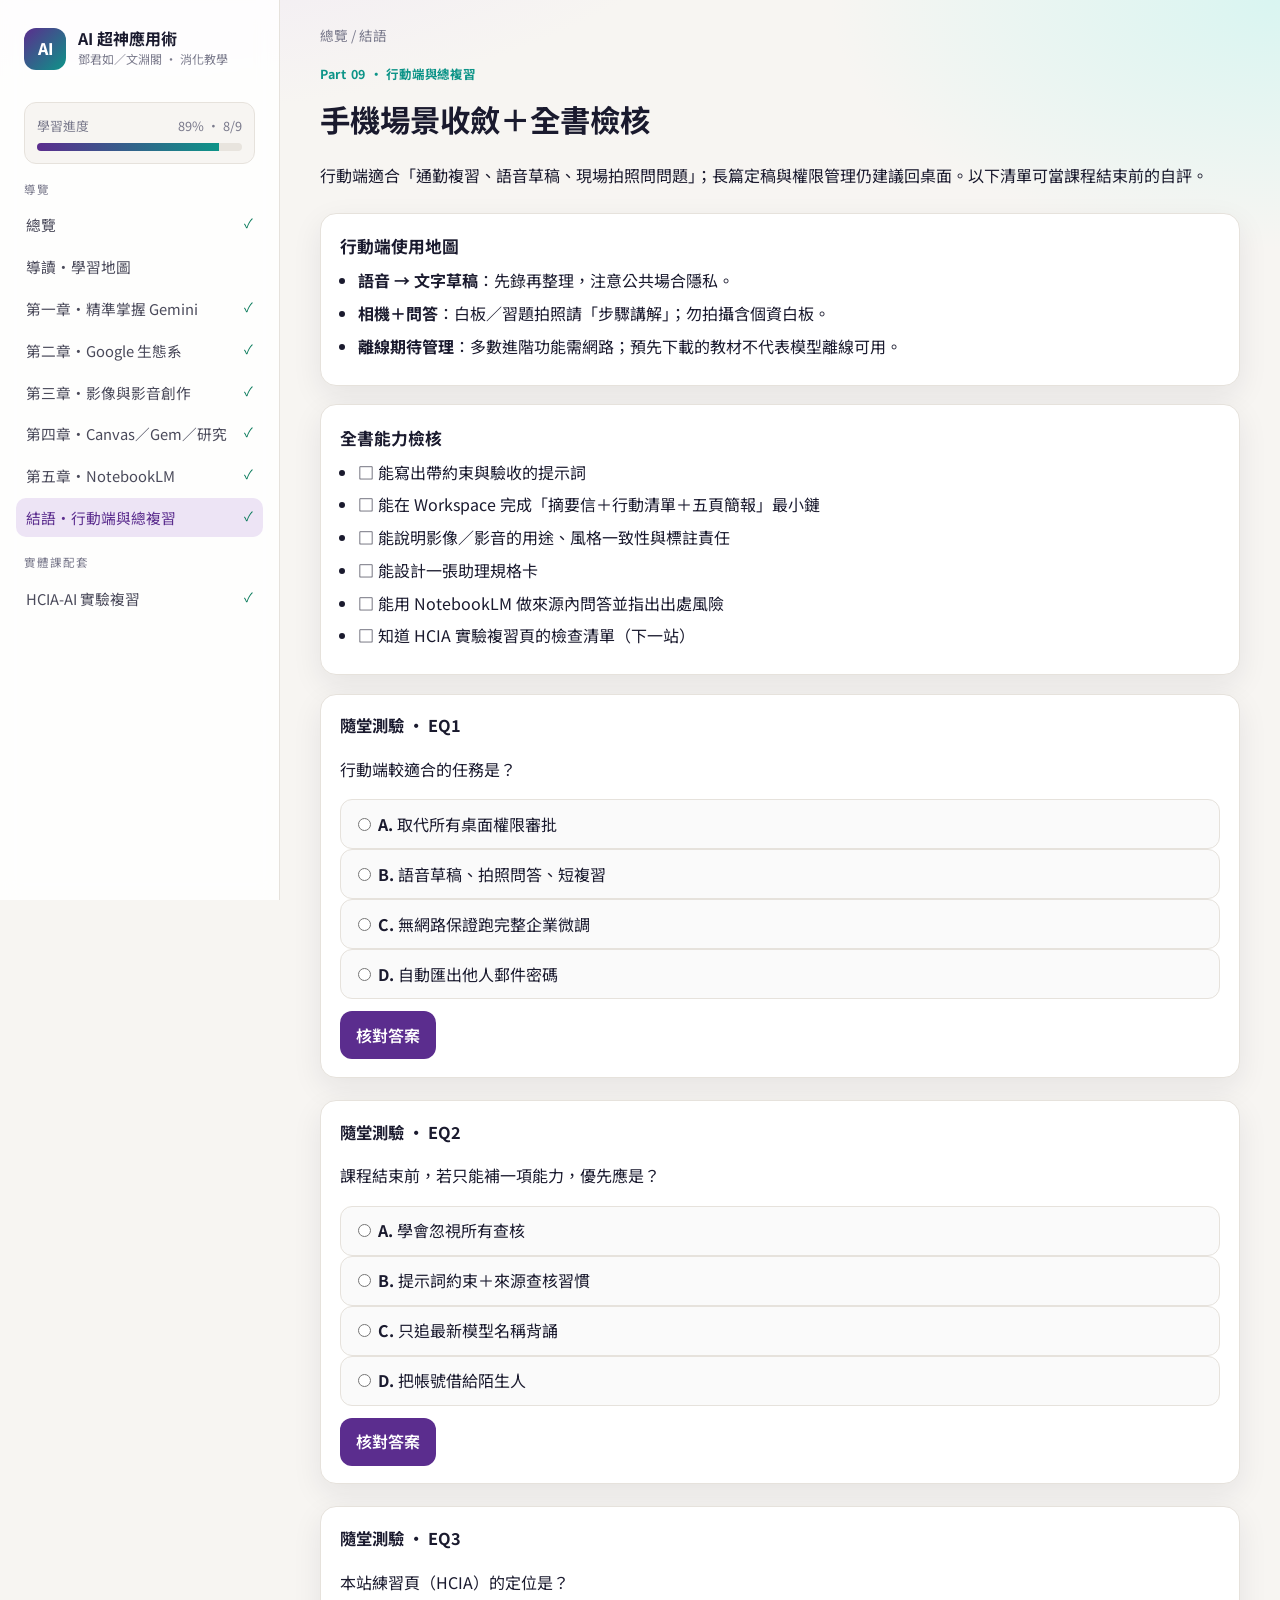
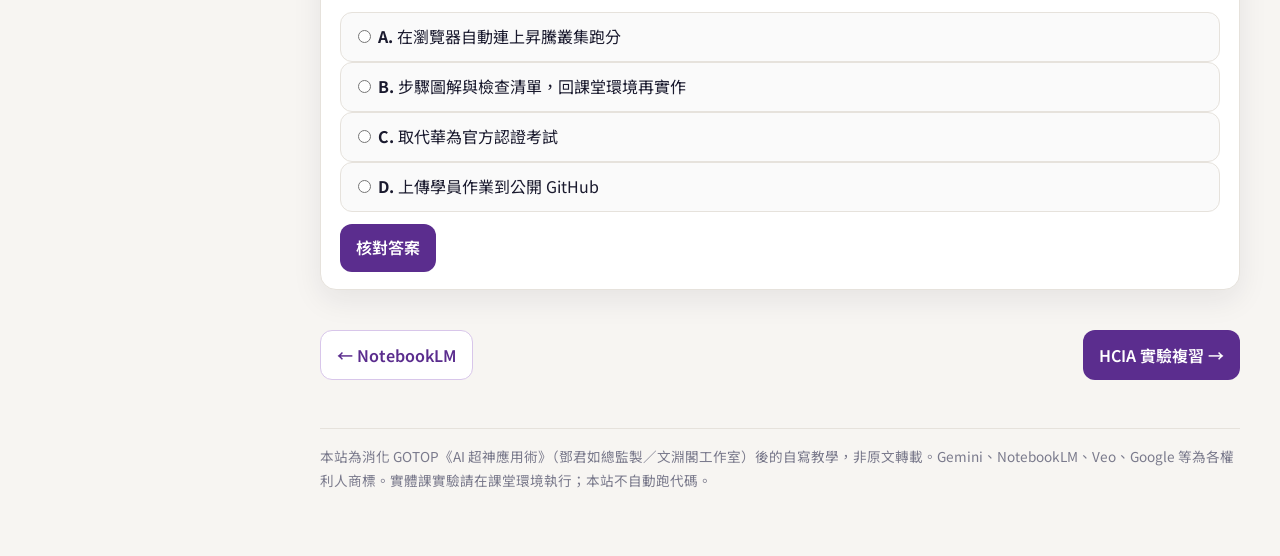
<file: chapters/epilogue.html>
<!DOCTYPE html>
<html lang="zh-Hant-MO">
<head>
<meta charset="utf-8"/>
<meta name="viewport" content="width=device-width, initial-scale=1"/>
<title>結語 · 總複習</title>
<link rel="preconnect" href="https://fonts.googleapis.com"/>
<link rel="stylesheet" href="https://fonts.googleapis.com/css2?family=Noto+Sans+TC:wght@400;500;700;900&family=JetBrains+Mono:wght@400;600&display=swap"/>
<link rel="stylesheet" href="../css/styles.css"/>
</head>
<body data-page="epilogue">
<div class="overlay"></div>
<div class="topbar">
  <button class="menu-btn" data-menu type="button">☰ 目錄</button>
  <strong>AI 超神應用術 · 互動教學</strong>
</div>
<div class="layout">
<aside class="sidebar">
  <div class="brand">
    <div class="brand-mark">AI</div>
    <div>
      <h1>AI 超神應用術</h1>
      <p>鄧君如／文淵閣 · 消化教學</p>
    </div>
  </div>
  <div class="progress-wrap">
    <div class="progress-label"><span>學習進度</span><span data-progress-text>0%</span></div>
    <div class="progress-bar"><span data-progress-fill></span></div>
  </div>
  <nav class="nav">
<div class="nav-section">導覽</div>
<a href="../index.html" data-page="index">總覽</a>
<a href="preface.html" data-page="preface">導讀・學習地圖</a>
<a href="ch01.html" data-page="ch01">第一章・精準掌握 Gemini</a>
<a href="ch02.html" data-page="ch02">第二章・Google 生態系</a>
<a href="ch03.html" data-page="ch03">第三章・影像與影音創作</a>
<a href="ch04.html" data-page="ch04">第四章・Canvas／Gem／研究</a>
<a href="ch05.html" data-page="ch05">第五章・NotebookLM</a>
<a href="epilogue.html" data-page="epilogue">結語・行動端與總複習</a>
<div class="nav-section">實體課配套</div>
<a href="../practice/index.html" data-page="practice">HCIA-AI 實驗複習</a>
  </nav>
</aside>
<main class="main">
<div class="container">

<nav class="breadcrumb"><a href="../index.html">總覽</a> / 結語</nav>
<header class="page-head">
  <div class="eyebrow">Part 09 · 行動端與總複習</div>
  <h2>手機場景收斂＋全書檢核</h2>
  <p>行動端適合「通勤複習、語音草稿、現場拍照問問題」；長篇定稿與權限管理仍建議回桌面。以下清單可當課程結束前的自評。</p>
</header>

<section class="card">
  <h3>行動端使用地圖</h3>
  <ul class="clean">
    <li><strong>語音 → 文字草稿</strong>：先錄再整理，注意公共場合隱私。</li>
    <li><strong>相機＋問答</strong>：白板／習題拍照請「步驟講解」；勿拍攝含個資白板。</li>
    <li><strong>離線期待管理</strong>：多數進階功能需網路；預先下載的教材不代表模型離線可用。</li>
  </ul>
</section>

<section class="card">
  <h3>全書能力檢核</h3>
  <ul class="clean">
    <li>□ 能寫出帶約束與驗收的提示詞</li>
    <li>□ 能在 Workspace 完成「摘要信＋行動清單＋五頁簡報」最小鏈</li>
    <li>□ 能說明影像／影音的用途、風格一致性與標註責任</li>
    <li>□ 能設計一張助理規格卡</li>
    <li>□ 能用 NotebookLM 做來源內問答並指出出處風險</li>
    <li>□ 知道 HCIA 實驗複習頁的檢查清單（下一站）</li>
  </ul>
</section>


<section class="quiz" data-quiz="eq1" data-answer="B" data-ok="正確。" data-bad="行動端地圖。">
  <h3>隨堂測驗 · EQ1</h3>
  <p>行動端較適合的任務是？</p>
  <label><input type="radio" name="eq1" value="A"/> <strong>A.</strong> 取代所有桌面權限審批</label><label><input type="radio" name="eq1" value="B"/> <strong>B.</strong> 語音草稿、拍照問答、短複習</label><label><input type="radio" name="eq1" value="C"/> <strong>C.</strong> 無網路保證跑完整企業微調</label><label><input type="radio" name="eq1" value="D"/> <strong>D.</strong> 自動匯出他人郵件密碼</label>
  <div class="quiz-actions"><button type="button" class="btn" data-check>核對答案</button></div>
  <div class="feedback"></div>
</section>

<section class="quiz" data-quiz="eq2" data-answer="B" data-ok="對——遷移各工具都用得上。" data-bad="檢核清單。">
  <h3>隨堂測驗 · EQ2</h3>
  <p>課程結束前，若只能補一項能力，優先應是？</p>
  <label><input type="radio" name="eq2" value="A"/> <strong>A.</strong> 學會忽視所有查核</label><label><input type="radio" name="eq2" value="B"/> <strong>B.</strong> 提示詞約束＋來源查核習慣</label><label><input type="radio" name="eq2" value="C"/> <strong>C.</strong> 只追最新模型名稱背誦</label><label><input type="radio" name="eq2" value="D"/> <strong>D.</strong> 把帳號借給陌生人</label>
  <div class="quiz-actions"><button type="button" class="btn" data-check>核對答案</button></div>
  <div class="feedback"></div>
</section>

<section class="quiz" data-quiz="eq3" data-answer="B" data-ok="正確。" data-bad="總覽說明。">
  <h3>隨堂測驗 · EQ3</h3>
  <p>本站練習頁（HCIA）的定位是？</p>
  <label><input type="radio" name="eq3" value="A"/> <strong>A.</strong> 在瀏覽器自動連上昇騰叢集跑分</label><label><input type="radio" name="eq3" value="B"/> <strong>B.</strong> 步驟圖解與檢查清單，回課堂環境再實作</label><label><input type="radio" name="eq3" value="C"/> <strong>C.</strong> 取代華為官方認證考試</label><label><input type="radio" name="eq3" value="D"/> <strong>D.</strong> 上傳學員作業到公開 GitHub</label>
  <div class="quiz-actions"><button type="button" class="btn" data-check>核對答案</button></div>
  <div class="feedback"></div>
</section>

<div class="pager">
  <a class="btn secondary" href="ch05.html">← NotebookLM</a>
  <a class="btn" href="../practice/index.html">HCIA 實驗複習 →</a>
</div>

<div class="footer-note">本站為消化 GOTOP《AI 超神應用術》（鄧君如總監製／文淵閣工作室）後的自寫教學，非原文轉載。Gemini、NotebookLM、Veo、Google 等為各權利人商標。實體課實驗請在課堂環境執行；本站不自動跑代碼。</div>
</div>
</main>
</div>
<script src="../js/app.js"></script>
<script src="../js/quiz.js"></script>
</body>
</html>
</file>
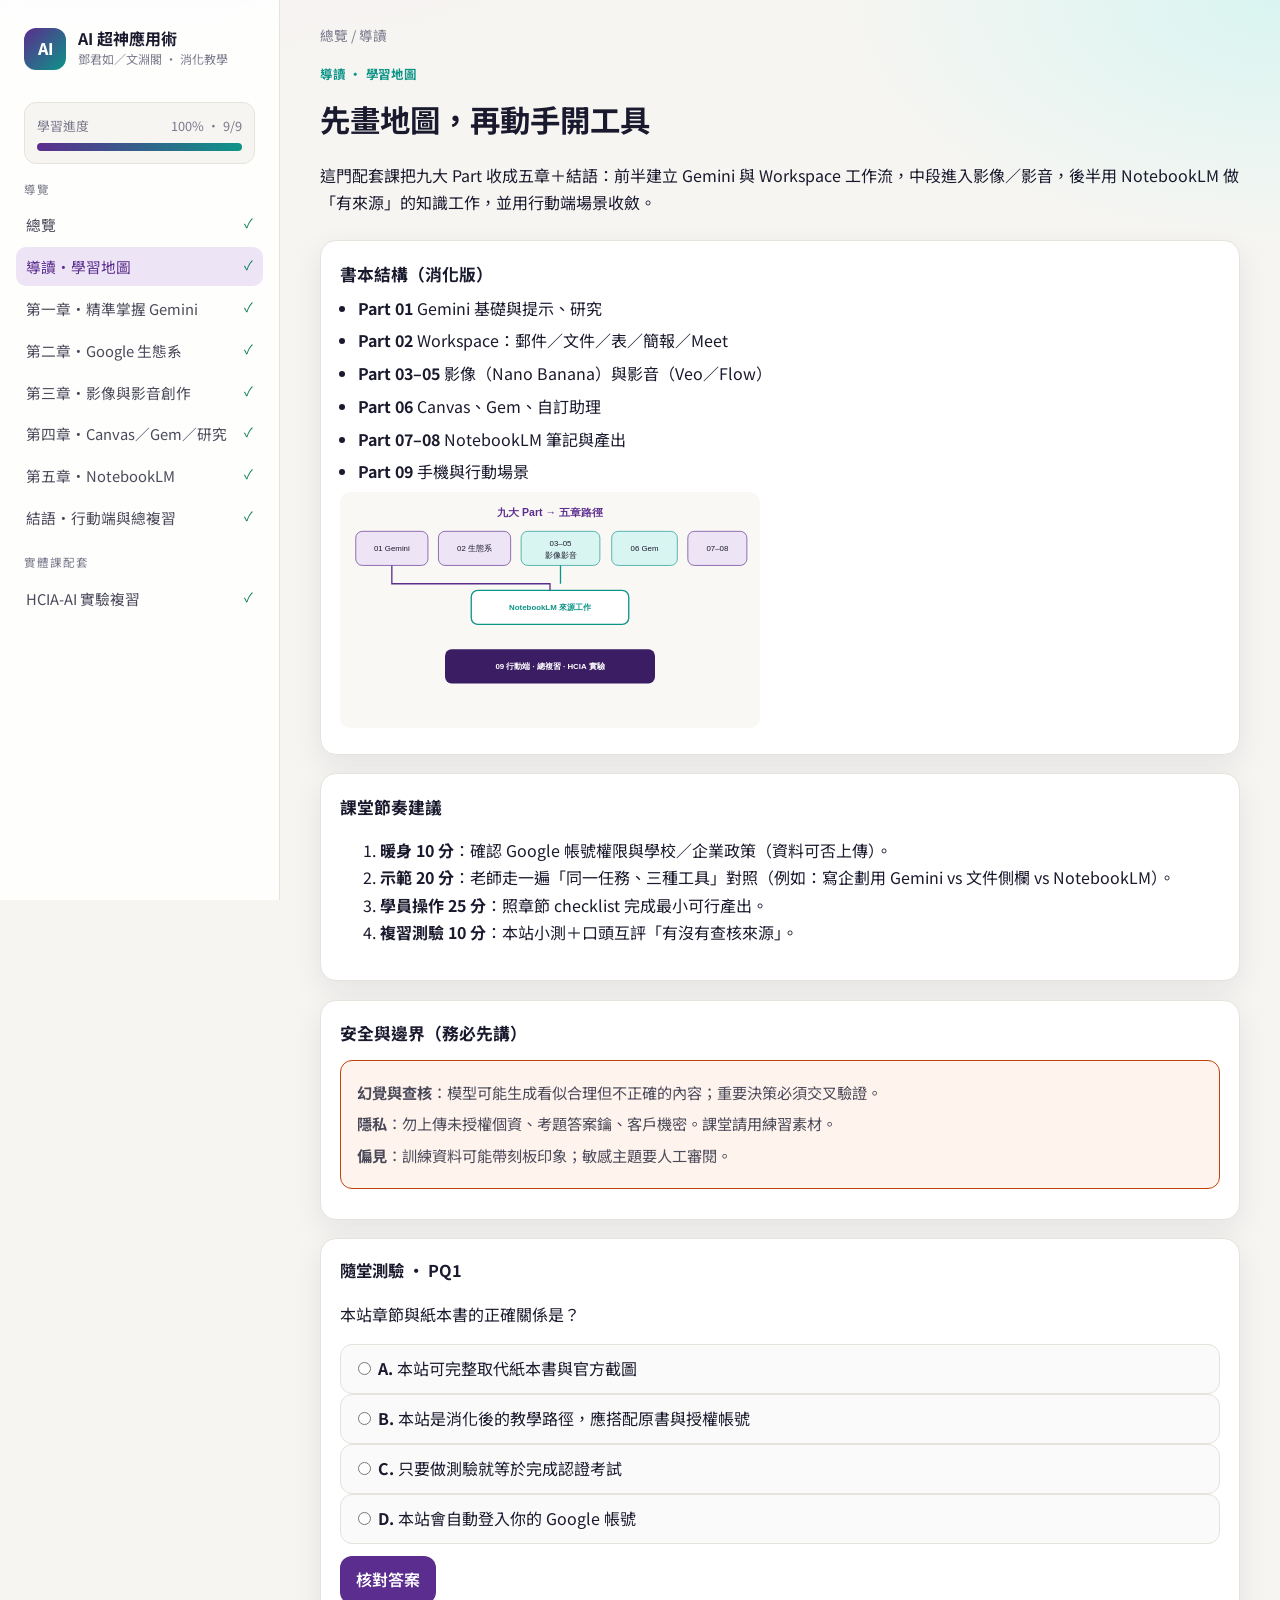
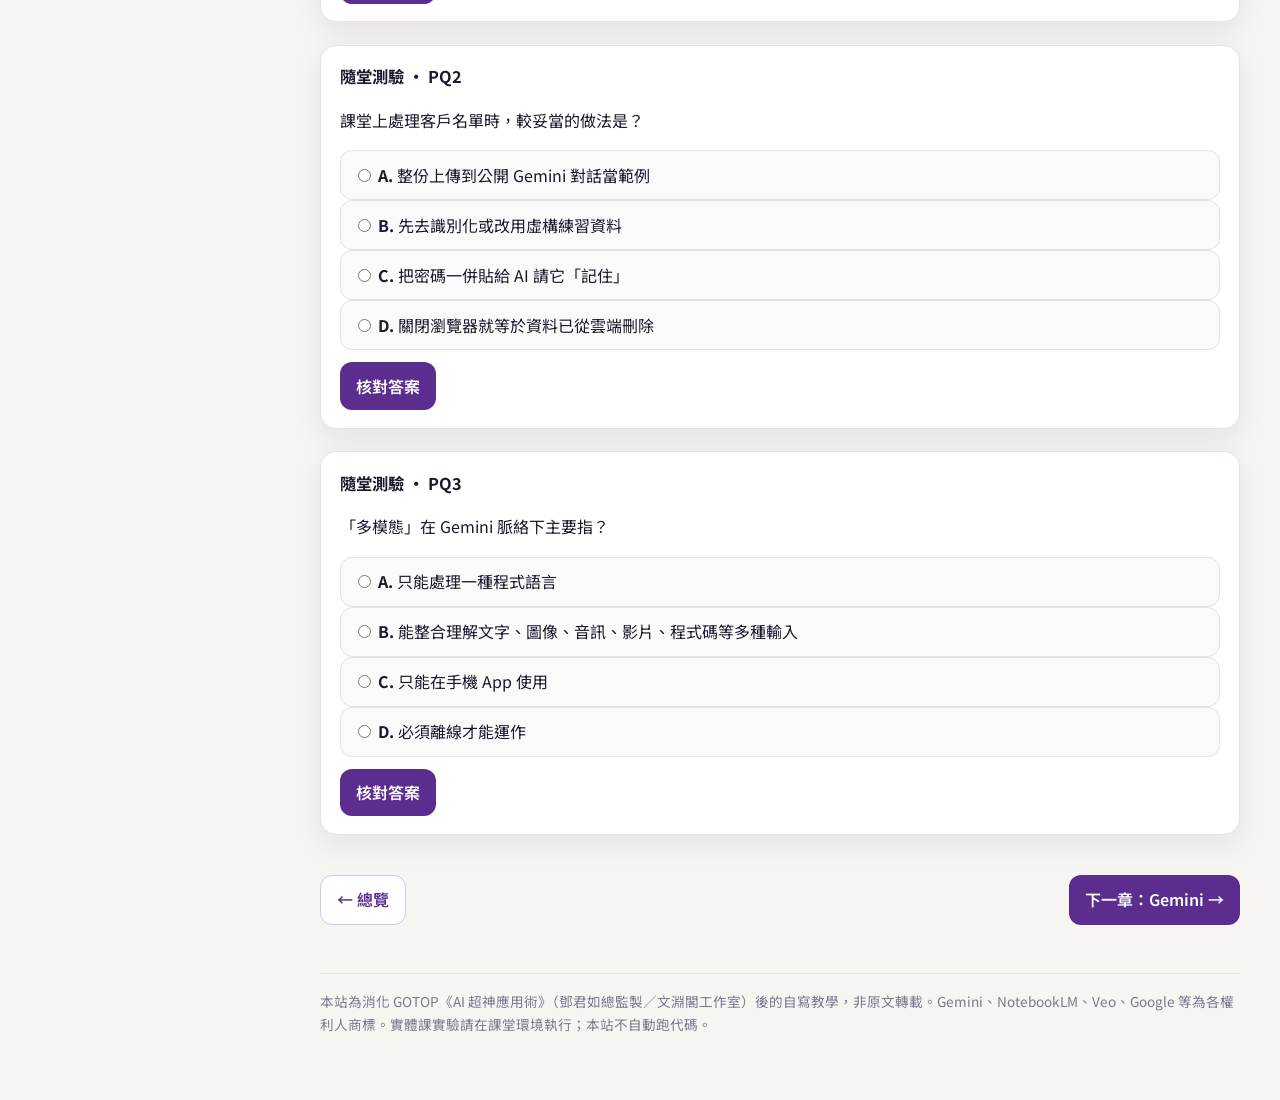
<file: chapters/preface.html>
<!DOCTYPE html>
<html lang="zh-Hant-MO">
<head>
<meta charset="utf-8"/>
<meta name="viewport" content="width=device-width, initial-scale=1"/>
<title>導讀 · AI 超神應用術</title>
<link rel="preconnect" href="https://fonts.googleapis.com"/>
<link rel="stylesheet" href="https://fonts.googleapis.com/css2?family=Noto+Sans+TC:wght@400;500;700;900&family=JetBrains+Mono:wght@400;600&display=swap"/>
<link rel="stylesheet" href="../css/styles.css"/>
</head>
<body data-page="preface">
<div class="overlay"></div>
<div class="topbar">
  <button class="menu-btn" data-menu type="button">☰ 目錄</button>
  <strong>AI 超神應用術 · 互動教學</strong>
</div>
<div class="layout">
<aside class="sidebar">
  <div class="brand">
    <div class="brand-mark">AI</div>
    <div>
      <h1>AI 超神應用術</h1>
      <p>鄧君如／文淵閣 · 消化教學</p>
    </div>
  </div>
  <div class="progress-wrap">
    <div class="progress-label"><span>學習進度</span><span data-progress-text>0%</span></div>
    <div class="progress-bar"><span data-progress-fill></span></div>
  </div>
  <nav class="nav">
<div class="nav-section">導覽</div>
<a href="../index.html" data-page="index">總覽</a>
<a href="preface.html" data-page="preface">導讀・學習地圖</a>
<a href="ch01.html" data-page="ch01">第一章・精準掌握 Gemini</a>
<a href="ch02.html" data-page="ch02">第二章・Google 生態系</a>
<a href="ch03.html" data-page="ch03">第三章・影像與影音創作</a>
<a href="ch04.html" data-page="ch04">第四章・Canvas／Gem／研究</a>
<a href="ch05.html" data-page="ch05">第五章・NotebookLM</a>
<a href="epilogue.html" data-page="epilogue">結語・行動端與總複習</a>
<div class="nav-section">實體課配套</div>
<a href="../practice/index.html" data-page="practice">HCIA-AI 實驗複習</a>
  </nav>
</aside>
<main class="main">
<div class="container">

<nav class="breadcrumb"><a href="../index.html">總覽</a> / 導讀</nav>
<header class="page-head">
  <div class="eyebrow">導讀 · 學習地圖</div>
  <h2>先畫地圖，再動手開工具</h2>
  <p>這門配套課把九大 Part 收成五章＋結語：前半建立 Gemini 與 Workspace 工作流，中段進入影像／影音，後半用 NotebookLM 做「有來源」的知識工作，並用行動端場景收斂。</p>
</header>

<section class="card">
  <h3>書本結構（消化版）</h3>
  <div class="grid-2">
    <div>
      <ul class="clean">
        <li><strong>Part 01</strong> Gemini 基礎與提示、研究</li>
        <li><strong>Part 02</strong> Workspace：郵件／文件／表／簡報／Meet</li>
        <li><strong>Part 03–05</strong> 影像（Nano Banana）與影音（Veo／Flow）</li>
        <li><strong>Part 06</strong> Canvas、Gem、自訂助理</li>
        <li><strong>Part 07–08</strong> NotebookLM 筆記與產出</li>
        <li><strong>Part 09</strong> 手機與行動場景</li>
      </ul>
    </div>
    <div>
      <img src="../assets/svg/learning-map.svg" alt="學習地圖" style="width:100%;max-width:420px"/>
    </div>
  </div>
</section>

<section class="card">
  <h3>課堂節奏建議</h3>
  <ol class="steps">
    <li><strong>暖身 10 分</strong>：確認 Google 帳號權限與學校／企業政策（資料可否上傳）。</li>
    <li><strong>示範 20 分</strong>：老師走一遍「同一任務、三種工具」對照（例如：寫企劃用 Gemini vs 文件側欄 vs NotebookLM）。</li>
    <li><strong>學員操作 25 分</strong>：照章節 checklist 完成最小可行產出。</li>
    <li><strong>複習測驗 10 分</strong>：本站小測＋口頭互評「有沒有查核來源」。</li>
  </ol>
</section>

<section class="card">
  <h3>安全與邊界（務必先講）</h3>
  <div class="callout warn">
    <p><strong>幻覺與查核</strong>：模型可能生成看似合理但不正確的內容；重要決策必須交叉驗證。</p>
    <p><strong>隱私</strong>：勿上傳未授權個資、考題答案鑰、客戶機密。課堂請用練習素材。</p>
    <p><strong>偏見</strong>：訓練資料可能帶刻板印象；敏感主題要人工審閱。</p>
  </div>
</section>


<section class="quiz" data-quiz="pq1" data-answer="B" data-ok="對——互動教學是路徑與練習設計，操作細節仍以原書與正式介面為準。" data-bad="再看導讀「與紙本書的關係」。">
  <h3>隨堂測驗 · PQ1</h3>
  <p>本站章節與紙本書的正確關係是？</p>
  <label><input type="radio" name="pq1" value="A"/> <strong>A.</strong> 本站可完整取代紙本書與官方截圖</label><label><input type="radio" name="pq1" value="B"/> <strong>B.</strong> 本站是消化後的教學路徑，應搭配原書與授權帳號</label><label><input type="radio" name="pq1" value="C"/> <strong>C.</strong> 只要做測驗就等於完成認證考試</label><label><input type="radio" name="pq1" value="D"/> <strong>D.</strong> 本站會自動登入你的 Google 帳號</label>
  <div class="quiz-actions"><button type="button" class="btn" data-check>核對答案</button></div>
  <div class="feedback"></div>
</section>

<section class="quiz" data-quiz="pq2" data-answer="B" data-ok="正確。隱私與授權優先於「方便示範」。" data-bad="想想資料外洩風險。">
  <h3>隨堂測驗 · PQ2</h3>
  <p>課堂上處理客戶名單時，較妥當的做法是？</p>
  <label><input type="radio" name="pq2" value="A"/> <strong>A.</strong> 整份上傳到公開 Gemini 對話當範例</label><label><input type="radio" name="pq2" value="B"/> <strong>B.</strong> 先去識別化或改用虛構練習資料</label><label><input type="radio" name="pq2" value="C"/> <strong>C.</strong> 把密碼一併貼給 AI 請它「記住」</label><label><input type="radio" name="pq2" value="D"/> <strong>D.</strong> 關閉瀏覽器就等於資料已從雲端刪除</label>
  <div class="quiz-actions"><button type="button" class="btn" data-check>核對答案</button></div>
  <div class="feedback"></div>
</section>

<section class="quiz" data-quiz="pq3" data-answer="B" data-ok="對——多模態是同時理解與整合多種資訊型態。" data-bad="回想 Gemini 核心特色。">
  <h3>隨堂測驗 · PQ3</h3>
  <p>「多模態」在 Gemini 脈絡下主要指？</p>
  <label><input type="radio" name="pq3" value="A"/> <strong>A.</strong> 只能處理一種程式語言</label><label><input type="radio" name="pq3" value="B"/> <strong>B.</strong> 能整合理解文字、圖像、音訊、影片、程式碼等多種輸入</label><label><input type="radio" name="pq3" value="C"/> <strong>C.</strong> 只能在手機 App 使用</label><label><input type="radio" name="pq3" value="D"/> <strong>D.</strong> 必須離線才能運作</label>
  <div class="quiz-actions"><button type="button" class="btn" data-check>核對答案</button></div>
  <div class="feedback"></div>
</section>

<div class="pager">
  <a class="btn secondary" href="../index.html">← 總覽</a>
  <a class="btn" href="ch01.html">下一章：Gemini →</a>
</div>

<div class="footer-note">本站為消化 GOTOP《AI 超神應用術》（鄧君如總監製／文淵閣工作室）後的自寫教學，非原文轉載。Gemini、NotebookLM、Veo、Google 等為各權利人商標。實體課實驗請在課堂環境執行；本站不自動跑代碼。</div>
</div>
</main>
</div>
<script src="../js/app.js"></script>
<script src="../js/quiz.js"></script>
</body>
</html>
</file>
<file: css/styles.css>
:root {
  --bg: #f7f5f2;
  --bg-card: #ffffff;
  --ink: #1a1a2e;
  --ink-soft: #4a4a5a;
  --muted: #7a7a8c;
  --line: #e6e2dc;
  --accent: #5b2d8e;
  --accent-2: #0d9488;
  --accent-soft: #ede4f5;
  --teal-soft: #d9f5f1;
  --warn: #c2410c;
  --ok: #047857;
  --danger: #b91c1c;
  --radius: 16px;
  --shadow: 0 10px 30px rgba(26,26,46,.08);
  --font: "Noto Sans TC", "PingFang TC", "Microsoft JhengHei", system-ui, sans-serif;
  --mono: "JetBrains Mono", ui-monospace, monospace;
  --sidebar-w: 280px;
  --max: 920px;
}
* { box-sizing: border-box; }
html { scroll-behavior: smooth; }
body {
  margin: 0;
  font-family: var(--font);
  color: var(--ink);
  background:
    radial-gradient(1200px 600px at 10% -10%, #ede4f5 0%, transparent 55%),
    radial-gradient(900px 500px at 100% 0%, #d9f5f1 0%, transparent 50%),
    var(--bg);
  line-height: 1.7;
  min-height: 100vh;
}
a { color: var(--accent); text-decoration: none; }
a:hover { text-decoration: underline; }
img, svg { max-width: 100%; height: auto; }
code, .mono { font-family: var(--mono); font-size: .92em; }

.layout { display: grid; grid-template-columns: var(--sidebar-w) 1fr; min-height: 100vh; }
.sidebar {
  position: sticky; top: 0; height: 100vh; overflow-y: auto;
  background: rgba(255,255,255,.85); backdrop-filter: blur(10px);
  border-right: 1px solid var(--line); padding: 1.25rem 1rem 2rem;
}
.brand { display: flex; gap: .75rem; align-items: center; padding: .5rem .5rem 1rem; }
.brand-mark {
  width: 42px; height: 42px; border-radius: 12px;
  background: linear-gradient(135deg, var(--accent), var(--accent-2));
  display: grid; place-items: center; color: #fff; font-weight: 800;
}
.brand h1 { font-size: 1rem; margin: 0; line-height: 1.3; }
.brand p { margin: 0; font-size: .75rem; color: var(--muted); }
.nav-section { margin: 1rem 0 .35rem; font-size: .72rem; letter-spacing: .08em; color: var(--muted); text-transform: uppercase; padding: 0 .5rem; }
.nav a {
  display: block; padding: .45rem .65rem; border-radius: 10px; color: var(--ink-soft);
  font-size: .92rem; text-decoration: none; margin-bottom: .15rem;
}
.nav a:hover, .nav a.active { background: var(--accent-soft); color: var(--accent); text-decoration: none; }
.nav a .done { float: right; color: var(--ok); font-size: .8rem; }
.progress-wrap { margin: 1rem .5rem; padding: .75rem; background: var(--bg); border-radius: 12px; border: 1px solid var(--line); }
.progress-label { display: flex; justify-content: space-between; font-size: .8rem; color: var(--muted); margin-bottom: .4rem; }
.progress-bar { height: 8px; background: #e8e4de; border-radius: 99px; overflow: hidden; }
.progress-bar > span { display: block; height: 100%; width: 0%; background: linear-gradient(90deg, var(--accent), var(--accent-2)); transition: width .35s ease; }

.main { padding: 1.5rem 1.75rem 4rem; }
.container { max-width: var(--max); margin: 0 auto; }
.topbar {
  display: none; position: sticky; top: 0; z-index: 20;
  background: rgba(247,245,242,.92); backdrop-filter: blur(8px);
  border-bottom: 1px solid var(--line); padding: .75rem 1rem;
  align-items: center; justify-content: space-between;
}
.menu-btn {
  border: 1px solid var(--line); background: #fff; border-radius: 10px;
  padding: .45rem .7rem; font: inherit; cursor: pointer;
}
.hero {
  background: linear-gradient(135deg, #3b1d63 0%, #5b2d8e 45%, #0d9488 100%);
  color: #fff; border-radius: 24px; padding: 2.2rem 2rem; position: relative; overflow: hidden;
  box-shadow: var(--shadow); margin-bottom: 1.5rem;
}
.hero::after {
  content: ""; position: absolute; inset: auto -10% -40% 40%; height: 80%;
  background: radial-gradient(circle, rgba(255,255,255,.18), transparent 60%);
  pointer-events: none;
}
.hero h2 { margin: 0 0 .5rem; font-size: clamp(1.6rem, 3vw, 2.2rem); position: relative; z-index: 1; }
.hero p { margin: 0; opacity: .92; max-width: 46ch; position: relative; z-index: 1; }
.badge {
  display: inline-flex; align-items: center; gap: .35rem;
  background: rgba(255,255,255,.18); border: 1px solid rgba(255,255,255,.25);
  padding: .25rem .65rem; border-radius: 999px; font-size: .78rem; margin-bottom: .85rem;
}
.grid { display: grid; gap: 1rem; }
.grid-2 { grid-template-columns: repeat(2, 1fr); }
.grid-3 { grid-template-columns: repeat(3, 1fr); }
.card {
  background: var(--bg-card); border: 1px solid var(--line); border-radius: var(--radius);
  padding: 1.15rem 1.2rem; box-shadow: var(--shadow);
}
.card h3 { margin: 0 0 .4rem; font-size: 1.05rem; }
.card p { margin: 0; color: var(--ink-soft); font-size: .95rem; }
.card.accent { border-color: #d8c6ea; background: linear-gradient(180deg, #faf6ff, #fff); }
.card.teal { border-color: #b7e8e1; background: linear-gradient(180deg, #f2fffd, #fff); }
.kicker { font-size: .78rem; color: var(--accent); font-weight: 700; letter-spacing: .04em; margin-bottom: .35rem; }
.section { margin: 2rem 0; }
.section h2 { margin: 0 0 .75rem; font-size: 1.45rem; }
.section h3 { margin: 1.4rem 0 .5rem; font-size: 1.15rem; }
.lead { font-size: 1.05rem; color: var(--ink-soft); }
.callout {
  border-left: 4px solid var(--accent); background: var(--accent-soft);
  padding: .9rem 1rem; border-radius: 0 12px 12px 0; margin: 1rem 0;
}
.callout.teal { border-color: var(--accent-2); background: var(--teal-soft); }
.callout.warn { border-color: var(--warn); background: #fff4ed; }
.figure {
  background: #fff; border: 1px solid var(--line); border-radius: var(--radius);
  padding: 1rem; margin: 1.25rem 0; box-shadow: var(--shadow);
}
.figure figcaption { margin-top: .65rem; font-size: .85rem; color: var(--muted); text-align: center; }
.summary {
  background: linear-gradient(180deg, #fff, #f4f0ea); border: 1px solid var(--line);
  border-radius: var(--radius); padding: 1.25rem 1.35rem; margin-top: 2rem;
}
.summary h3 { margin-top: 0; }
.summary ul { margin: .4rem 0 0; padding-left: 1.2rem; }
.summary li { margin: .35rem 0; }

.quiz {
  border: 1px solid var(--line); border-radius: var(--radius); background: #fff;
  padding: 1.1rem 1.2rem; margin: 1rem 0 1.4rem; box-shadow: var(--shadow);
}
.quiz .q-meta { font-size: .78rem; color: var(--muted); margin-bottom: .35rem; }
.quiz h4 { margin: 0 0 .75rem; font-size: 1.02rem; }
.quiz .options { display: grid; gap: .5rem; }
.quiz label {
  display: flex; gap: .65rem; align-items: flex-start; padding: .65rem .75rem;
  border: 1px solid var(--line); border-radius: 12px; cursor: pointer; background: #fafafa;
}
.quiz label:hover { border-color: #cbb3e4; background: #faf6ff; }
.quiz label.correct { border-color: #6ee7b7; background: #ecfdf5; }
.quiz label.wrong { border-color: #fca5a5; background: #fef2f2; }
.quiz .feedback { display: none; margin-top: .75rem; padding: .7rem .85rem; border-radius: 10px; font-size: .92rem; }
.quiz .feedback.show { display: block; }
.quiz .feedback.ok { background: #ecfdf5; color: var(--ok); }
.quiz .feedback.bad { background: #fef2f2; color: var(--danger); }
.btn {
  display: inline-flex; align-items: center; gap: .4rem; border: none; cursor: pointer;
  background: var(--accent); color: #fff; border-radius: 12px; padding: .65rem 1rem;
  font: inherit; font-weight: 600; text-decoration: none;
}
.btn:hover { filter: brightness(1.05); text-decoration: none; color: #fff; }
.btn.ghost { background: #fff; color: var(--accent); border: 1px solid #d8c6ea; }
.btn.teal { background: var(--accent-2); }
.pager { display: flex; justify-content: space-between; gap: 1rem; margin-top: 2.5rem; flex-wrap: wrap; }
.steps { counter-reset: step; }
.step {
  position: relative; padding: 1rem 1rem 1rem 3.2rem; border: 1px solid var(--line);
  border-radius: var(--radius); background: #fff; margin: 1rem 0; box-shadow: var(--shadow);
}
.step::before {
  counter-increment: step; content: counter(step);
  position: absolute; left: .9rem; top: 1rem; width: 1.8rem; height: 1.8rem;
  border-radius: 999px; background: var(--accent); color: #fff;
  display: grid; place-items: center; font-weight: 700; font-size: .9rem;
}
.step h4 { margin: 0 0 .4rem; }
.mock-ui {
  border: 1px solid #d4d0ca; border-radius: 12px; overflow: hidden; margin: .8rem 0;
  background: #1e1e2e; color: #e8e6ef; font-family: var(--mono); font-size: .82rem;
}
.mock-ui .bar { background: #2a2a3d; padding: .45rem .7rem; display: flex; gap: .35rem; align-items: center; }
.mock-ui .dot { width: 8px; height: 8px; border-radius: 50%; background: #ff5f56; }
.mock-ui .dot:nth-child(2) { background: #ffbd2e; }
.mock-ui .dot:nth-child(3) { background: #27c93f; }
.mock-ui .body { padding: .8rem .9rem; white-space: pre-wrap; line-height: 1.55; }
.mock-ui .hl { color: #7dd3fc; }
.mock-ui .tag { color: #c4b5fd; }
.mock-ui .page { color: #6ee7b7; }
.chip-row { display: flex; flex-wrap: wrap; gap: .4rem; margin: .6rem 0; }
.chip {
  background: var(--accent-soft); color: var(--accent); border-radius: 999px;
  padding: .2rem .65rem; font-size: .8rem; font-weight: 600;
}
.footer-note { margin-top: 3rem; padding-top: 1rem; border-top: 1px solid var(--line); color: var(--muted); font-size: .85rem; }
.overlay {
  display: none; position: fixed; inset: 0; background: rgba(0,0,0,.35); z-index: 30;
}
.overlay.show { display: block; }
@media (max-width: 920px) {
  .layout { grid-template-columns: 1fr; }
  .sidebar {
    position: fixed; left: 0; top: 0; transform: translateX(-105%);
    transition: transform .25s ease; z-index: 40; width: min(86vw, 320px);
  }
  .sidebar.open { transform: translateX(0); }
  .topbar { display: flex; }
  .grid-2, .grid-3 { grid-template-columns: 1fr; }
  .main { padding: 1rem 1rem 3rem; }
}


table.simple { width:100%; border-collapse: collapse; background:#fff; border-radius:12px; overflow:hidden; box-shadow: var(--shadow); margin:1rem 0; }
table.simple th, table.simple td { padding:.7rem .85rem; border-bottom:1px solid var(--line); text-align:left; font-size:.92rem; }
table.simple th { background: var(--accent-soft); color: var(--accent); font-weight:700; }
table.simple tr:last-child td { border-bottom:none; }
.mock-ui { position:relative; overflow:hidden; }
.mock-ui .body { animation: typeglow 2.8s ease-in-out infinite alternate; }
@keyframes typeglow { from { opacity:.88; } to { opacity:1; } }
.steps .step { position:relative; padding-left:1rem; border-left:3px solid var(--accent-soft); margin:1rem 0; transition: border-color .25s; }
.steps .step:hover { border-left-color: var(--accent); }
.tag { display:inline-block; background:var(--teal-soft); color:var(--accent-2); border-radius:999px; padding:.05rem .45rem; font-size:.8rem; }


/* Practice step reveal animation */
.steps .step {
  animation: stepIn .45s ease both;
}
.steps .step:nth-child(1) { animation-delay: .02s; }
.steps .step:nth-child(2) { animation-delay: .05s; }
.steps .step:nth-child(3) { animation-delay: .08s; }
.steps .step:nth-child(4) { animation-delay: .11s; }
.steps .step:nth-child(5) { animation-delay: .14s; }
.steps .step:nth-child(6) { animation-delay: .17s; }
.steps .step:nth-child(7) { animation-delay: .20s; }
.steps .step:nth-child(8) { animation-delay: .23s; }
.steps .step:nth-child(9) { animation-delay: .26s; }
.steps .step:nth-child(10) { animation-delay: .29s; }
@keyframes stepIn {
  from { opacity: 0; transform: translateY(8px); }
  to { opacity: 1; transform: none; }
}
.mock-ui .body .cursor-blink::after {
  content: "▋";
  animation: blink 1s step-end infinite;
  color: #7dd3fc;
  margin-left: 2px;
}
@keyframes blink { 50% { opacity: 0; } }
.mark-done {
  margin-top: .6rem;
}

/* --- hcia-ai-course extensions --- */
.eyebrow, .kicker {
  display: inline-block; font-size: .78rem; letter-spacing: .06em;
  color: var(--accent-2); font-weight: 700; margin-bottom: .35rem;
}
.hero .eyebrow { color: rgba(255,255,255,.85); }
.page-head { margin-bottom: 1.5rem; }
.page-head h2 { margin: .2rem 0 .5rem; font-size: clamp(1.45rem, 2.5vw, 1.9rem); }
.breadcrumb { font-size: .85rem; color: var(--muted); margin-bottom: .75rem; }
.breadcrumb a { color: var(--muted); }
.hero-actions { display: flex; flex-wrap: wrap; gap: .65rem; margin-top: 1.25rem; position: relative; z-index: 1; }
.card { margin-bottom: 1.15rem; }
.card h3 { margin-top: 0; }
.mini-card {
  background: var(--bg); border: 1px solid var(--line); border-radius: 12px;
  padding: .85rem 1rem;
}
.mini-card strong { display: block; margin-bottom: .25rem; color: var(--accent); }
.mini-card p { margin: 0; font-size: .92rem; color: var(--ink-soft); }
.path { display: grid; gap: .65rem; }
.path-item {
  display: flex; gap: .85rem; align-items: flex-start;
  padding: .85rem 1rem; border-radius: 14px; border: 1px solid var(--line);
  background: var(--bg); color: inherit; text-decoration: none;
}
.path-item:hover { border-color: #cbb3e4; background: #faf6ff; text-decoration: none; }
.path-item .num {
  flex: 0 0 2.4rem; height: 2.4rem; border-radius: 10px;
  display: grid; place-items: center; font-weight: 800; font-size: .85rem;
  background: linear-gradient(135deg, var(--accent), var(--accent-2)); color: #fff;
}
.path-item strong { display: block; color: var(--ink); }
.path-item span { font-size: .85rem; color: var(--muted); }
ul.clean { padding-left: 1.1rem; margin: .4rem 0; }
ul.clean li { margin: .35rem 0; }
.callout { padding: .85rem 1rem; border-radius: 12px; border: 1px solid var(--line); background: var(--accent-soft); margin: .75rem 0; }
.callout.tip { border-color: var(--accent-2); background: var(--teal-soft); }
.callout p { margin: .35rem 0; }
pre.code, .code-block {
  font-family: var(--mono); font-size: .82rem; line-height: 1.55;
  background: #1a1a2e; color: #e8e4de; padding: 1rem 1.1rem; border-radius: 12px;
  overflow-x: auto; white-space: pre-wrap;
}
.quiz h3 { margin: 0 0 .5rem; font-size: 1.02rem; }
.quiz-actions { margin-top: .75rem; }
.quiz label { display: block; }
.section { margin: 1.5rem 0; }
.lead { font-size: 1.05rem; color: var(--ink-soft); }
.figure { margin: 1rem 0; }
.figure figcaption { font-size: .85rem; color: var(--muted); margin-top: .4rem; }
.chip-row { display: flex; flex-wrap: wrap; gap: .4rem; margin: .75rem 0; }
.chip {
  background: var(--accent-soft); color: var(--accent); border-radius: 999px;
  padding: .2rem .65rem; font-size: .8rem; font-weight: 600;
}
.checklist label { display: flex; gap: .5rem; align-items: flex-start; margin: .4rem 0; cursor: pointer; }
.lab-step {
  border: 1px solid var(--line); border-radius: 14px; padding: 1rem 1.1rem;
  margin: .85rem 0; background: #fff; border-left: 4px solid var(--accent-2);
}
.lab-step h4 { margin: 0 0 .35rem; }
.lab-step .meta { font-size: .8rem; color: var(--muted); margin-bottom: .5rem; }
.mock-ui {
  border: 1px solid var(--line); border-radius: 12px; background: #faf8f5;
  padding: .75rem; font-size: .88rem; margin-top: .5rem;
}
.mock-ui .bar { background: #e8e4de; border-radius: 8px; padding: .35rem .6rem; margin-bottom: .5rem; font-family: var(--mono); font-size: .75rem; }
.btn.secondary, .btn.ghost {
  background: #fff; color: var(--accent); border: 1px solid #d8c6ea;
}
.btn.secondary:hover, .btn.ghost:hover { color: var(--accent); filter: none; background: var(--accent-soft); }
</file>
